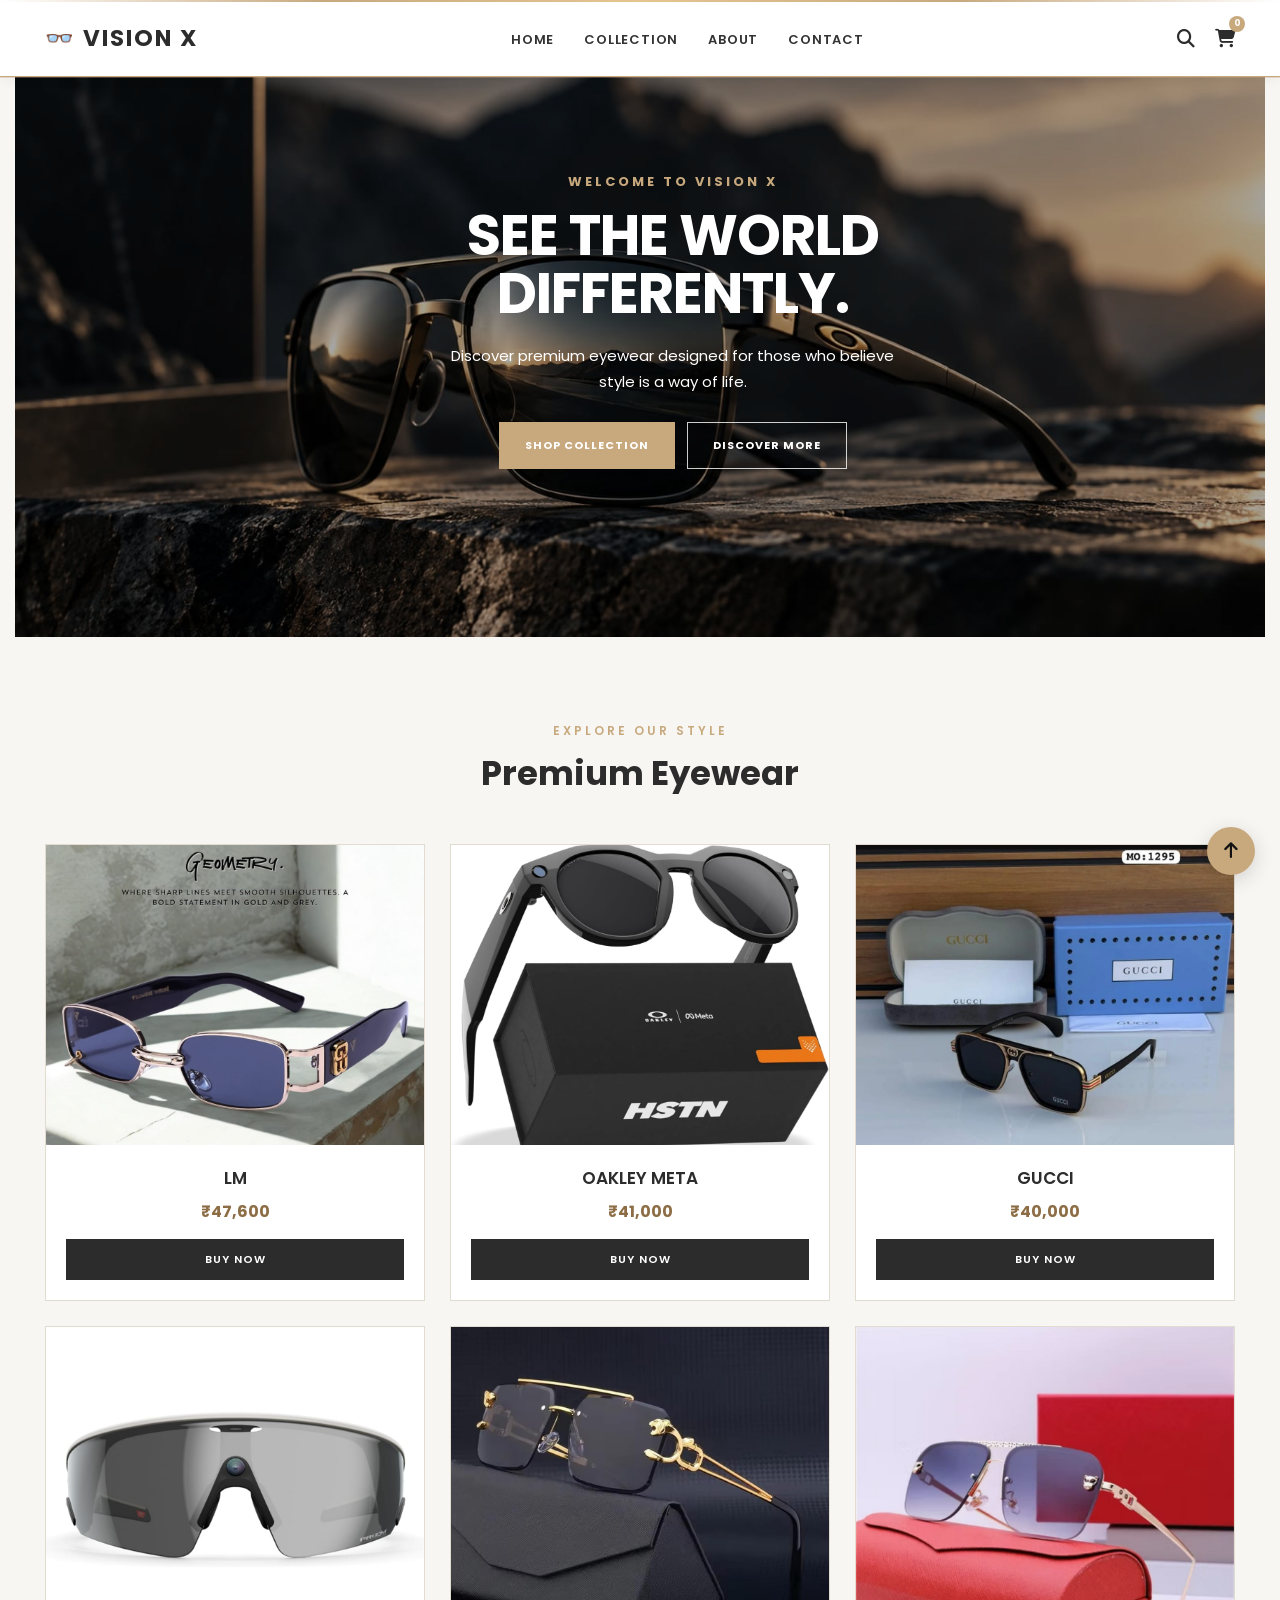
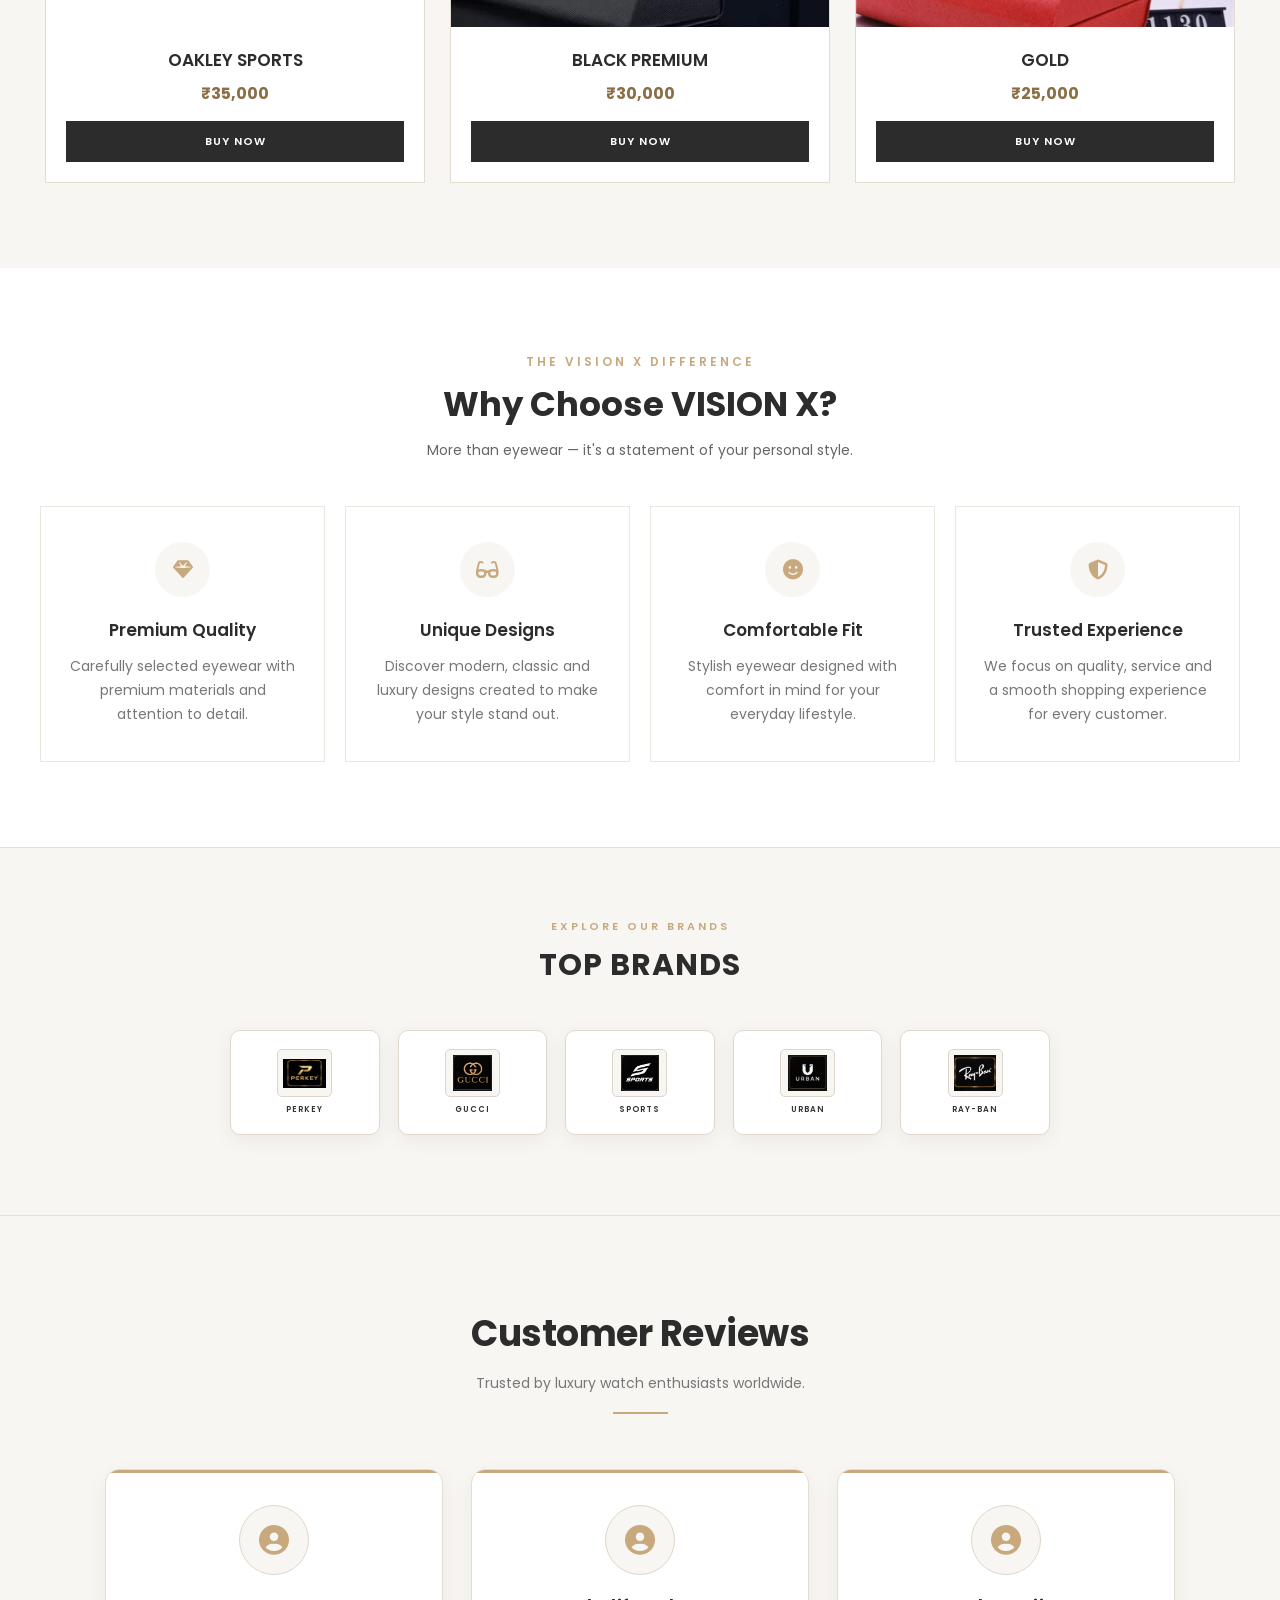
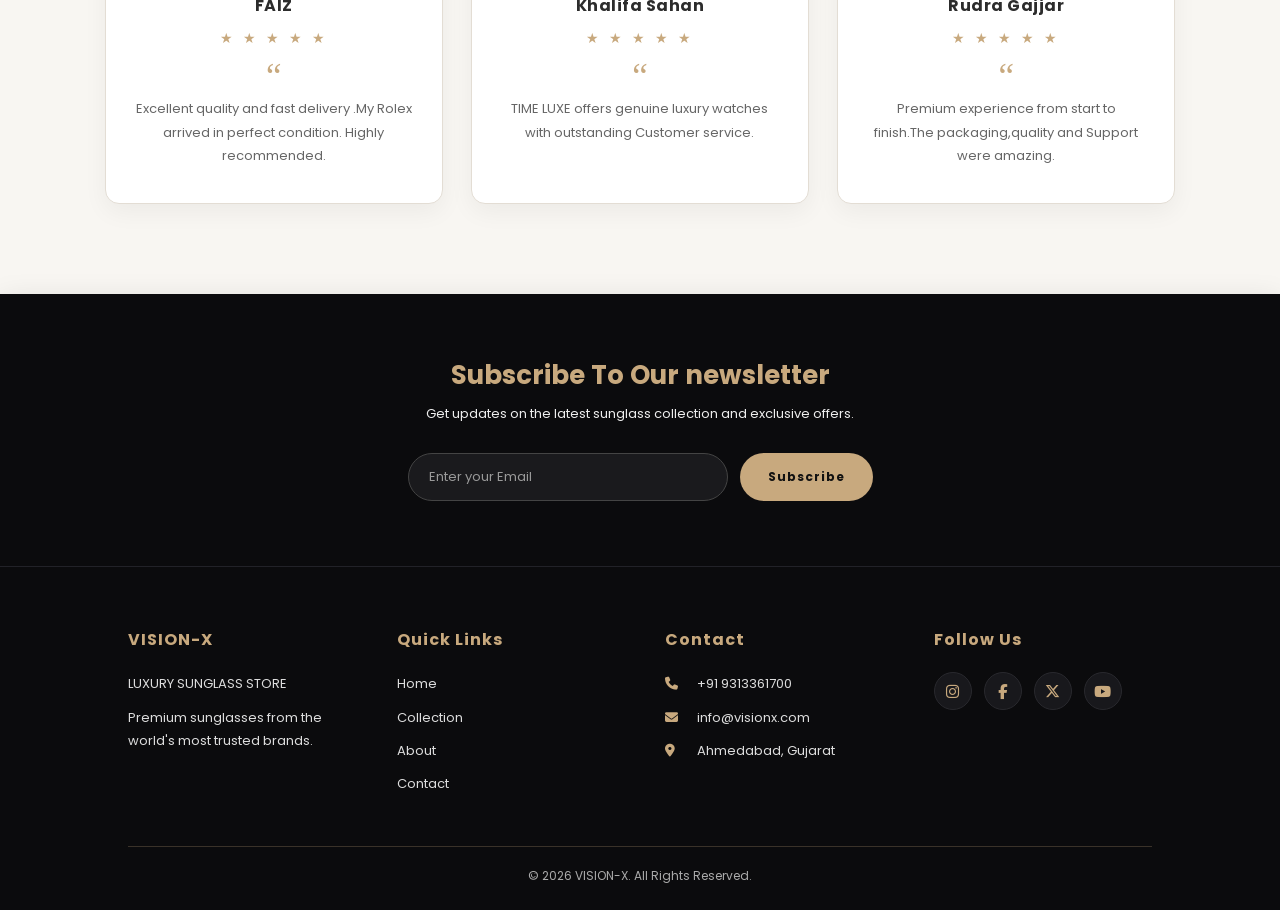
<file: index.html>
<!DOCTYPE html><html lang="en">
<head>
    <meta charset="UTF-8">
    <meta name="viewport" content="width=device-width, initial-scale=1.0"><title>VISION X-primium Goggles Store</title>

<!-- Font Awesome -->
<link rel="stylesheet"
      href="https://cdnjs.cloudflare.com/ajax/libs/font-awesome/6.7.2/css/all.min.css">

<!-- Main CSS -->
<link rel="stylesheet" href="CSS/style.css">

</head><body><!-- ================= NAVBAR ================= -->

<header class="header">

    <nav class="navbar">

        <a href="index.html" class="logo">
            👓 <span>VISION X</span>
        </a>

        <ul class="nav-links">
            <li><a href="index.html">HOME</a></li>
            <li><a href="collection.html">COLLECTION</a></li>
            <li><a href="about.html">ABOUT</a></li>
            <li><a href="contact.html">CONTACT</a></li>
        </ul>

        <div class="nav-icons">

            <a href="collection.html" title="Search">
                <i class="fa-solid fa-magnifying-glass"></i>
            </a>

            <a href="cart.html" title="Cart">
                <i class="fa-solid fa-cart-shopping"></i>
                <span id="cartCount">0</span>
            </a>

        </div>

    </nav>

</header>


<!-- ================= HERO SECTION ================= -->

<section class="hero">

    <div class="hero-content">
        <p class="hero-small">WELCOME TO VISION X</p>

        <h1>SEE THE WORLD DIFFERENTLY.</h1>

        <p class="hero-text">
            Discover premium eyewear designed for those who believe
            style is a way of life.
        </p>
        <br><BR>
        <div class="hero-buttons">
            <a href="collection.html" class="hero-btn primary-btn">
                SHOP COLLECTION
            </a>

            <a href="about.html" class="hero-btn secondary-btn">
                DISCOVER MORE
            </a>
        </div>
    </div>
<section class="contact-fullscreen-image">

    <div class="contact-hero-content"></div> 
</section>

</section>


<!-- ================= FEATURED PRODUCTS ================= -->  
 <!-- ================= PREMIUM EYEWEAR ================= -->

<section class="featured">

    <div class="featured-heading">
        <span>EXPLORE OUR STYLE</span>
        <h2>Premium Eyewear</h2>
    </div>

    <div class="featured-grid">

        <!-- PRODUCT 1 -->
        <div class="featured-card">
            <div class="featured-image">
                <img src="images/LM.JPG.jpeg" alt="LM Premium">
            </div>

            <div class="featured-info">
                <h3>LM</h3>
                <p class="price">₹47,600</p>
                <a href="https://amzn.in/d/09CqTrrH"
                    target="_blank"
                     class="buy-now">
                        BUY NOW
                </a>
            </div>
        </div>


        <!-- PRODUCT 2 -->
        <div class="featured-card">
            <div class="featured-image">
                <img src="images/OAKLEY META .JPG.jpeg" alt="Oakley Meta">
            </div>

            <div class="featured-info">
                <h3>OAKLEY META</h3>
                <p class="price">₹41,000</p>
                <a href="https://amzn.in/d/05Nfa132"
                    target="_blank"
                     class="buy-now">
                        BUY NOW
                </a>
            </div>
        </div>


        <!-- PRODUCT 3 -->
        <div class="featured-card">
            <div class="featured-image">
                <img src="images/GUCCI.JPG.jpeg" alt="Gucci Premium"> 
            </div>

            <div class="featured-info">
                <h3>GUCCI</h3>
                <p class="price">₹40,000</p>
                <a href="https://amzn.in/d/0cgFdjF0"
                    target="_blank"
                     class="buy-now">
                        BUY NOW
                </a>
            </div>
        </div>


        <!-- PRODUCT 4 -->
         <div class="featured-card">
            <div class="featured-image">
                <img src="images/SPORTS.JPG.jpeg" alt="OAKLEY SPORTS">
            </div>

            <div class="featured-info">
                <h3>OAKLEY SPORTS</h3>
                <p class="price">₹35,000</p>
                <a href="https://amzn.in/d/08CTu1C1"
                    target="_blank"
                     class="buy-now">
                        BUY NOW
                </a>
            </div>
        </div>
        


        <!-- PRODUCT 5 -->
        <div class="featured-card">
            <div class="featured-image">
                <img src="images/BLACK PRIMIUM.JPG.jpeg" alt="Black Premium">
            </div>

            <div class="featured-info">
                <h3>BLACK PREMIUM</h3>
                <p class="price">₹30,000</p>
                 <a href="https://amzn.in/d/0aWIpWnI"
                    target="_blank"
                     class="buy-now">
                        BUY NOW
                </a>

            </div>
        </div>
        


        <!-- PRODUCT 6 -->
        <div class="featured-card">
            <div class="featured-image">
                <img src="images/GOLD(!) .JPG.jpeg" alt="Premium">
            </div>

            <div class="featured-info">
                <h3>GOLD </h3>
                <p class="price">₹25,000</p>
                <a href="https://share.google/CiAFMgaojNAAH7rSc"
                    target="_blank"
                     class="buy-now">
                        BUY NOW
                </a>
            </div>
        </div>

    </div>

</section>
<!-- =========================================================
     WHY CHOOSE VISION X
     ========================================================= --><section class="why-vision"><div class="section-heading">
    <span>THE VISION X DIFFERENCE</span>
    <h2>Why Choose VISION X?</h2>
    <p>More than eyewear — it's a statement of your personal style.</p>
</div>


<div class="why-grid">

    <!-- BOX 1 -->
    <div class="why-card">
        <div class="why-icon">
            <i class="fa-solid fa-gem"></i>
        </div>

        <h3>Premium Quality</h3>

        <p>
            Carefully selected eyewear with premium materials
            and attention to detail.
        </p>
    </div>


    <!-- BOX 2 -->
    <div class="why-card">
        <div class="why-icon">
            <i class="fa-solid fa-glasses"></i>
        </div>

        <h3>Unique Designs</h3>

        <p>
            Discover modern, classic and luxury designs
            created to make your style stand out.
        </p>
    </div>


    <!-- BOX 3 -->
    <div class="why-card">
        <div class="why-icon">
            <i class="fa-solid fa-face-smile"></i>
        </div>

        <h3>Comfortable Fit</h3>

        <p>
            Stylish eyewear designed with comfort in mind
            for your everyday lifestyle.
        </p>
    </div>


    <!-- BOX 4 -->
    <div class="why-card">
        <div class="why-icon">
            <i class="fa-solid fa-shield-halved"></i>
        </div>

        <h3>Trusted Experience</h3>

        <p>
            We focus on quality, service and a smooth
            shopping experience for every customer.
        </p>
    </div>

</div>

</section>
<!-- =========================================================
     TOP BRANDS
     ========================================================= -->

<section class="top-brands">

    <div class="top-brands-heading">
        <span>EXPLORE OUR BRANDS</span>
        <h2>TOP BRANDS</h2>
    </div>

    <div class="brands-container">

        <!-- BRAND 1 -->
        <a href="collection.html" class="brand-card">
            <div class="brand-logo">
                <img src="images/PERKEY.JPG.jpeg" alt="PERKEY">
            </div>
            <h3>PERKEY</h3>
        </a>


        <!-- BRAND 2 -->
        <a href="collection.html" class="brand-card">
            <div class="brand-logo">
                <img src="images/GUCCI LOGO.JPG.jpeg" alt="GUCCI">
            </div>
            <h3>GUCCI</h3>
        </a>


        <!-- BRAND 3 -->
        <a href="collection.html" class="brand-card">
            <div class="brand-logo">
                <img src="images/SPORTS LOGO.JPG.jpeg" alt="SPORTS">
            </div>
            <h3>SPORTS</h3>
        </a>


        <!-- BRAND 4 -->
        <a href="collection.html" class="brand-card">
            <div class="brand-logo">
                <img src="images/URBAN.JPG.jpeg" alt="URBAN">
            </div>
            <h3>URBAN</h3>
        </a>


        <!-- BRAND 5 -->
        <a href="collection.html" class="brand-card">
            <div class="brand-logo">
                <img src="images/RAY-BAN.JPG.jpeg" alt="RAY-BAN">
            </div>
            <h3>RAY-BAN</h3>
        </a>

    </div>

</section>
<!-- ================= CUSTOMER REVIEWS ================= -->
<section class="reviews">
    <div class="section-title">
        <h2>Customer Reviews</h2>
        <P>Trusted by luxury watch enthusiasts worldwide.</P>
    </div>
    <div class="review-container">

        <div class="review-card">
            <i class="fa-solid fa-user-circle review-icon"></i>
            <h3>FAIZ </h3>
                <div class="rating">&#9733; &#9733; &#9733; &#9733; &#9733;</div>
            <P>Excellent quality and fast delivery .My Rolex arrived in perfect condition. Highly recommended.</P>
        </div>

        <div class="review-card">
            <i class="fa-solid fa-user-circle review-icon"></i>
            <h3>Khalifa Sahan</h3>
            <div class="rating">&#9733; &#9733; &#9733; &#9733; &#9733;</div>
            <P>TIME LUXE offers genuine luxury watches with outstanding Customer service.</P>
        </div>

        <div class="review-card">
            <i class="fa-solid fa-user-circle review-icon"></i>
            <h3>Rudra Gajjar</h3>
                <div class="rating">&#9733; &#9733; &#9733; &#9733; &#9733;</div>
            <P>Premium experience from start to finish.The packaging,quality and Support were amazing.</P>
        </div>
    </div>
</section>

    <!-- ================= NEWSLETTER ================= -->
<section class="newsletter">
    <h2>Subscribe To Our newsletter</h2>
    <P>Get updates on the latest sunglass collection and exclusive offers.</P>
    <form id="newsletterForm">
        <input
        type="email"
        id="newsletterEmail"
        placeholder="Enter your Email" required>
        <button type="submit">Subscribe</button>
    </form>
</section>
<!-- ================= FOOTER ================= -->
 <footer class="footer">

    <div class="footer-content">

        <div class="footer-box">
            <h3>VISION-X</h3>
            <p>LUXURY SUNGLASS STORE</p>
            <p>Premium sunglasses from the world's most trusted brands.</p>
        </div>

        <div class="footer-box">
            <h3>Quick Links</h3>
            <ul>
                <li><a href="index.html">Home</a></li>
                <li><a href="collection.html">Collection</a></li>
                <li><a href="about.html">About</a></li>
                <li><a href="contact.html">Contact</a></li>
            </ul>
        </div>

        <div class="footer-box">
            <h3>Contact</h3>
            <p><i class="fa-solid fa-phone"></i> +91 9313361700</p>
            <p><i class="fa-solid fa-envelope"></i> info@visionx.com</p>
            <p><i class="fa-solid fa-location-dot"></i> Ahmedabad, Gujarat</p>
        </div>

        <div class="footer-box">
            <h3>Follow Us</h3>
            <div class="social-icons">
                <a href="https://www.instagram.com/x__mr__sahan__x?stkn=Njk5eW9rYjBpM20=" target="_blank"> <i class="fa-brands fa-instagram"></i></a>
                </a>
                <a href="#"><i class="fa-brands fa-facebook-f"></i></a>
                <a href="#"><i class="fa-brands fa-x-twitter"></i></a>
                <a href="#"><i class="fa-brands fa-youtube"></i></a>
            </div>
        </div>

    </div>

    <p class="copyright">
        © 2026 VISION-X. All Rights Reserved.
    </p>

</footer>
<a href="#" class="back-top">
        <i class="fa-solid fa-arrow-up"></i>
    </a>
<script src="JAVA/script.js"></script>
</body>
</html>
</file>
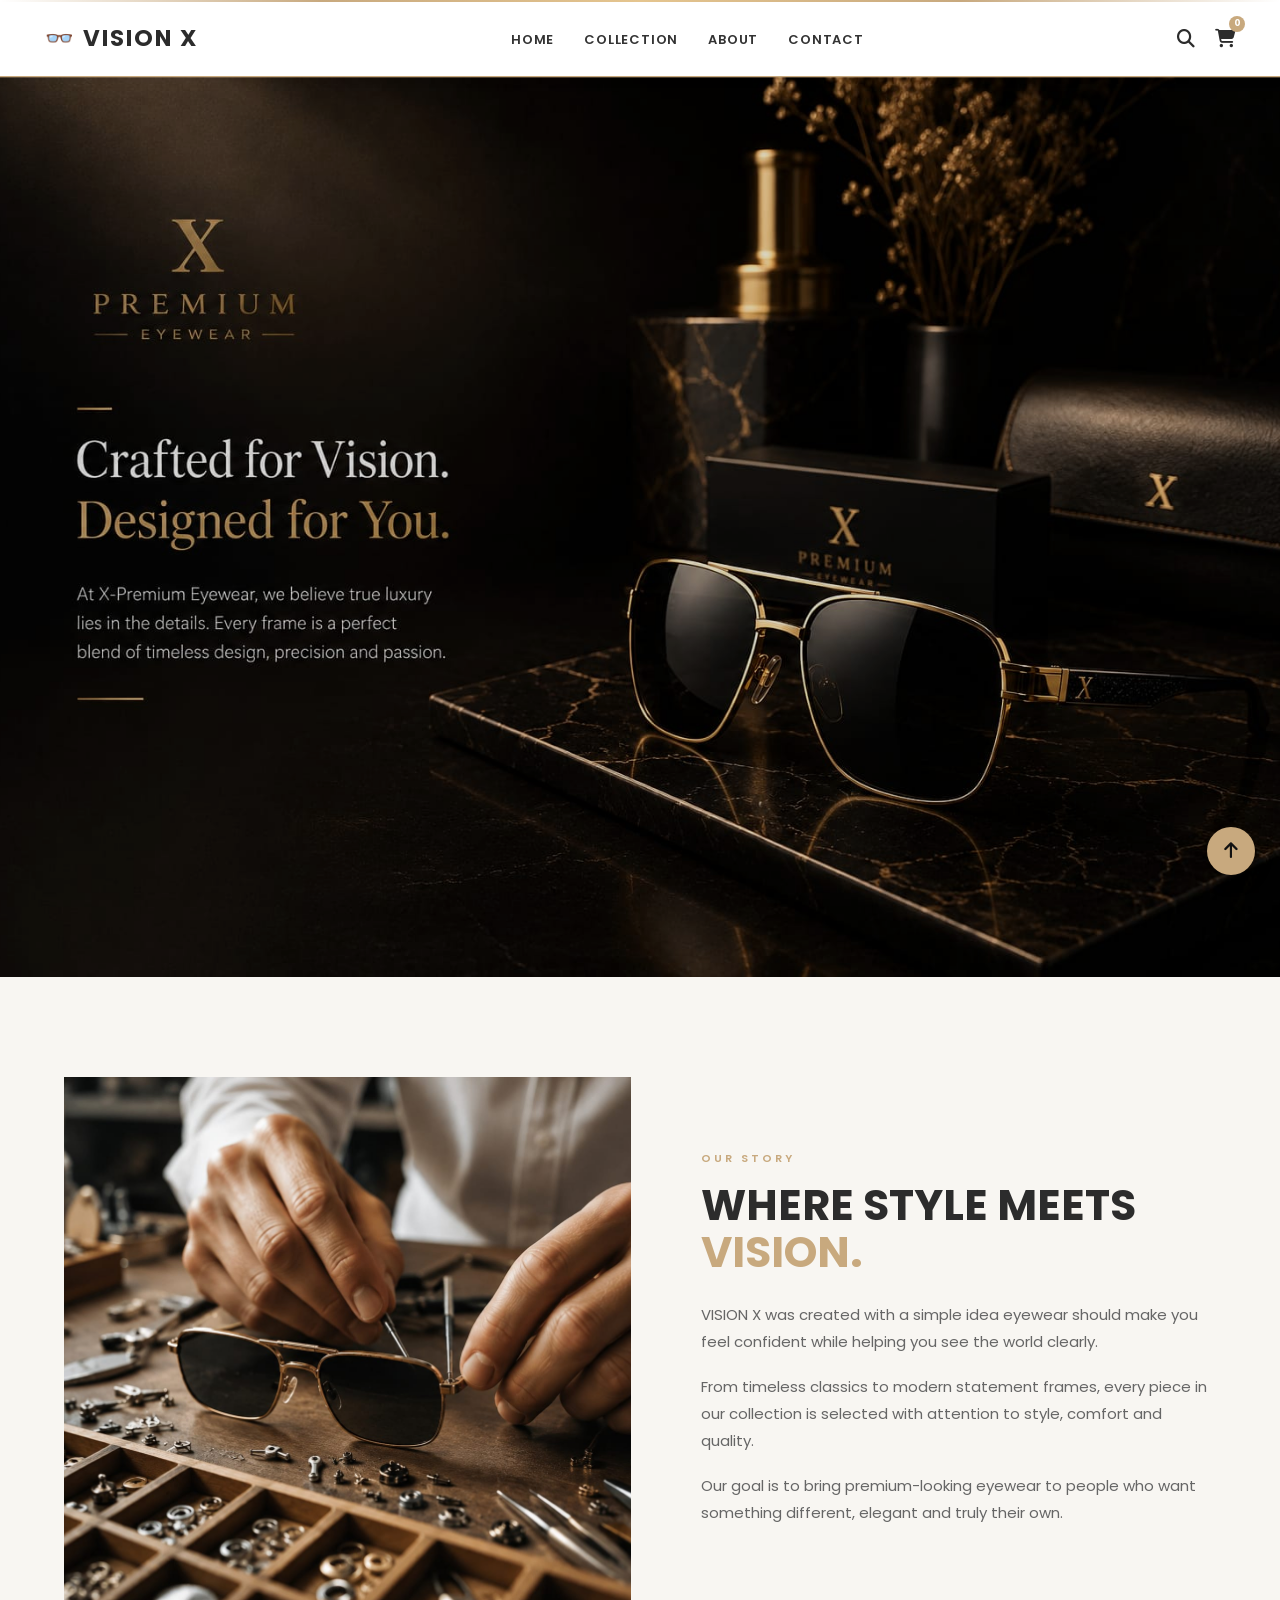
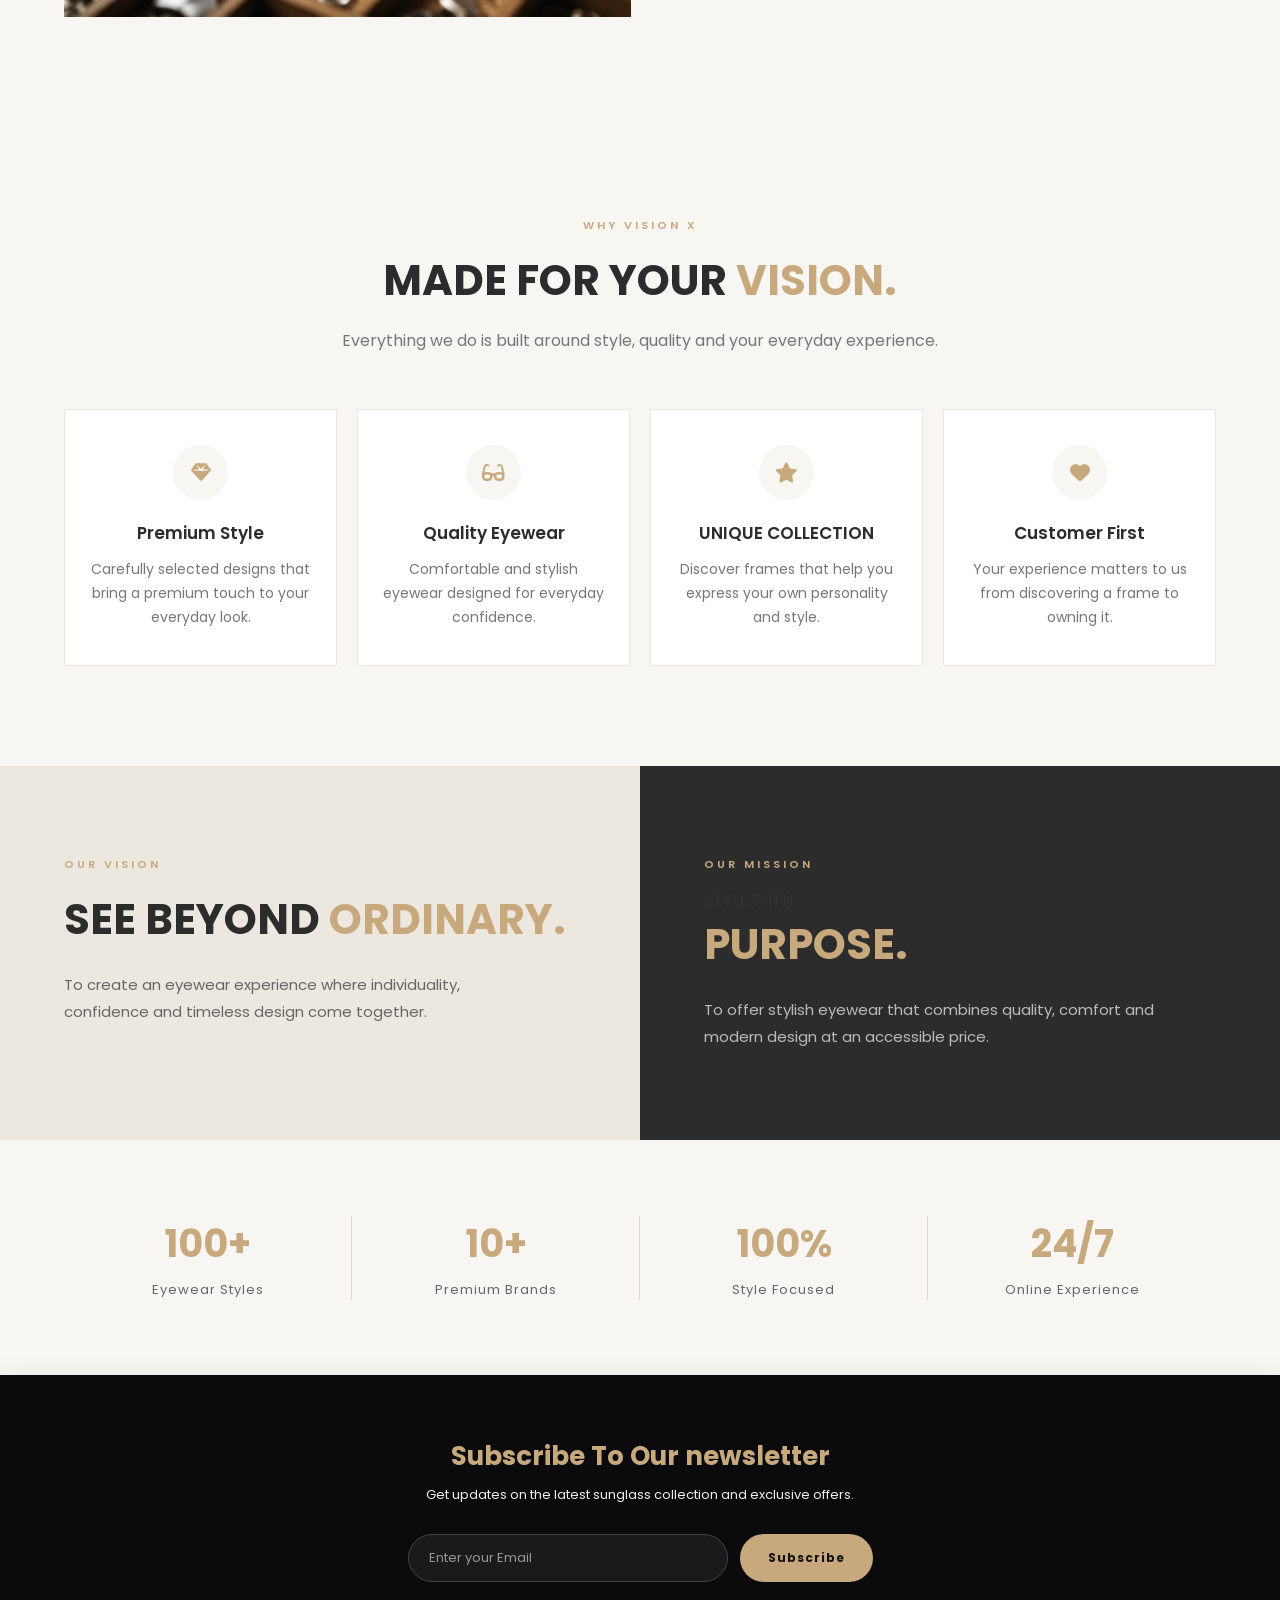
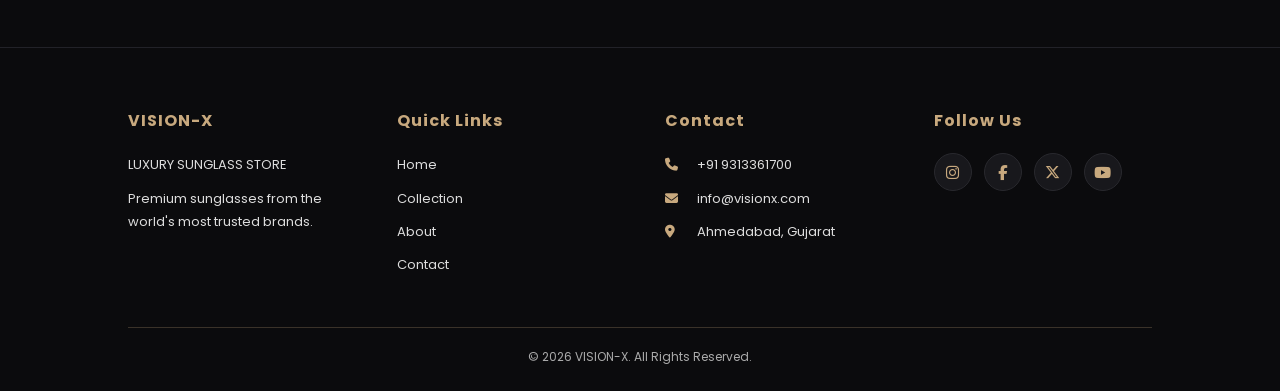
<file: about.html>
<!DOCTYPE html><html lang="en">
<head>
    <meta charset="UTF-8">
    <meta name="viewport" content="width=device-width, initial-scale=1.0"><title>VISION X-primium Goggles Store</title>

<!-- Font Awesome -->
<link rel="stylesheet"
      href="https://cdnjs.cloudflare.com/ajax/libs/font-awesome/6.7.2/css/all.min.css">

<!-- Main CSS -->
<link rel="stylesheet" href="CSS/style.css">

</head><body><!-- ================= NAVBAR ================= -->

<header class="header">

    <nav class="navbar">

        <a href="index.html" class="logo">
            👓 <span>VISION X</span>
        </a>

        <ul class="nav-links">
            <li><a href="index.html">HOME</a></li>
            <li><a href="collection.html">COLLECTION</a></li>
            <li><a href="about.html">ABOUT</a></li>
            <li><a href="contact.html">CONTACT</a></li>
        </ul>

        <div class="nav-icons">

            <a href="collection.html" title="Search">
                <i class="fa-solid fa-magnifying-glass"></i>
            </a>

            <a href="cart.html" title="Cart">
                <i class="fa-solid fa-cart-shopping"></i>
                <span id="cartCount">0</span>
            </a>

        </div>

    </nav>

</header>


<section class="about-hero">

</section>
<section class="about-story">

<div class="story-image">

<img src="images/about.jpg.jpeg" alt="VISION X Story">

</div>

<div class="story-content">

<p class="section-label"> OUR STORY

</p>

<h2>

WHERE STYLE MEETS <span>VISION.</span>

</h2>

<p>

VISION X was created with a simple idea eyewear should make you feel confident while helping you see the world clearly.

</p>

<p>

From timeless classics to modern statement frames, every piece in our collection is selected with attention to style, comfort and quality.

</p>

<p>

Our goal is to bring premium-looking eyewear to people who want something different,

elegant and truly their own.

</p>

</div>

</section>
<section class="about-why">

<div class="why-heading">

<p class="section-label"> WHY VISION X

</p>

<h2>

MADE FOR YOUR <span>VISION.</span>

</h2>

<p>

Everything we do is built around style, quality and your everyday experience.

</p>

</div>

<div class="why-grid">

<div class="why-card">

<div class="why-icon"> <i class="fa-solid fa-gem"></i> </div>

<h3>Premium Style</h3>

<p>

Carefully selected designs that bring a premium touch to your everyday look.

</p>

</div>

<div class="why-card">

<div class="why-icon"> <i class="fa-solid fa-glasses"></i> </div>

<h3>Quality Eyewear</h3>

<p>

Comfortable and stylish eyewear designed 
for everyday confidence.
</p>
</div>

<div class="why-card">
    <div class="why-icon">
        <i class="fa-solid fa-star"></i>
    </div>

    <h3>UNIQUE COLLECTION</h3>
    <P>
        Discover frames that help you express
        your own personality and style.
    </P>
</div>

<div class="why-card">

<div class="why-icon"> <i class="fa-solid fa-heart"></i> </div>

<h3>Customer First</h3>

<p>

Your experience matters to us from discovering a frame to owning it.

</p>

</div>

</div>

</section>

<!---  VISION & MISSION-->

<section class="vision-mission">

<div class="vm-card">

<p class="section-label"> OUR VISION

</p>

<h2>

SEE BEYOND

<span>ORDINARY.</span>

</h2>

<p>

To create an eyewear experience where individuality, confidence and timeless design come together.

</p>

</div>
<div class="vm-card dark">

<p class="section-label"> OUR MISSION

</p>

STYLE WITH

<h2>

<span>PURPOSE.</span> </h2>

<p>

To offer stylish eyewear that combines quality, comfort and modern design at an accessible price.

</p>

</div>

</section>

<!-- ================= STATS ================= -->

<section class="about-stats">

<div class="stat">

<h2>100+</h2>

<p>Eyewear Styles</p>

</div>

<div class="stat">

<h2>10+</h2>

<p>Premium Brands</p>

</div>
<div class="stat">

<h2>100%</h2>

<p>Style Focused</p>

</div>

<div class="stat">

<h2>24/7</h2>

<p>Online Experience</p>

</div>

</section>

    <!-- ================= NEWSLETTER ================= -->
<section class="newsletter">
    <h2>Subscribe To Our newsletter</h2>
    <P>Get updates on the latest sunglass collection and exclusive offers.</P>
    <form id="newsletterForm">
        <input
        type="email"
        id="newsletterEmail"
        placeholder="Enter your Email" required>
        <button type="submit">Subscribe</button>
    </form>
</section>
<!-- ================= FOOTER ================= -->
 <footer class="footer">

    <div class="footer-content">

        <div class="footer-box">
            <h3>VISION-X</h3>
            <p>LUXURY SUNGLASS STORE</p>
            <p>Premium sunglasses from the world's most trusted brands.</p>
        </div>

        <div class="footer-box">
            <h3>Quick Links</h3>
            <ul>
                <li><a href="index.html">Home</a></li>
                <li><a href="collection.html">Collection</a></li>
                <li><a href="about.html">About</a></li>
                <li><a href="contact.html">Contact</a></li>
            </ul>
        </div>

        <div class="footer-box">
            <h3>Contact</h3>
            <p><i class="fa-solid fa-phone"></i> +91 9313361700</p>
            <p><i class="fa-solid fa-envelope"></i> info@visionx.com</p>
            <p><i class="fa-solid fa-location-dot"></i> Ahmedabad, Gujarat</p>
        </div>

        <div class="footer-box">
            <h3>Follow Us</h3>
            <div class="social-icons">
                <a href="https://www.instagram.com/x__mr__sahan__x?stkn=Njk5eW9rYjBpM20=" target="_blank"> <i class="fa-brands fa-instagram"></i></a>
                </a>
                <a href="#"><i class="fa-brands fa-facebook-f"></i></a>
                <a href="#"><i class="fa-brands fa-x-twitter"></i></a>
                <a href="#"><i class="fa-brands fa-youtube"></i></a>
            </div>
        </div>

    </div>

    <p class="copyright">
        © 2026 VISION-X. All Rights Reserved.
    </p>

</footer>
<a href="#" class="back-top">
        <i class="fa-solid fa-arrow-up"></i>
    </a>
    </body>
    </html>
</file>
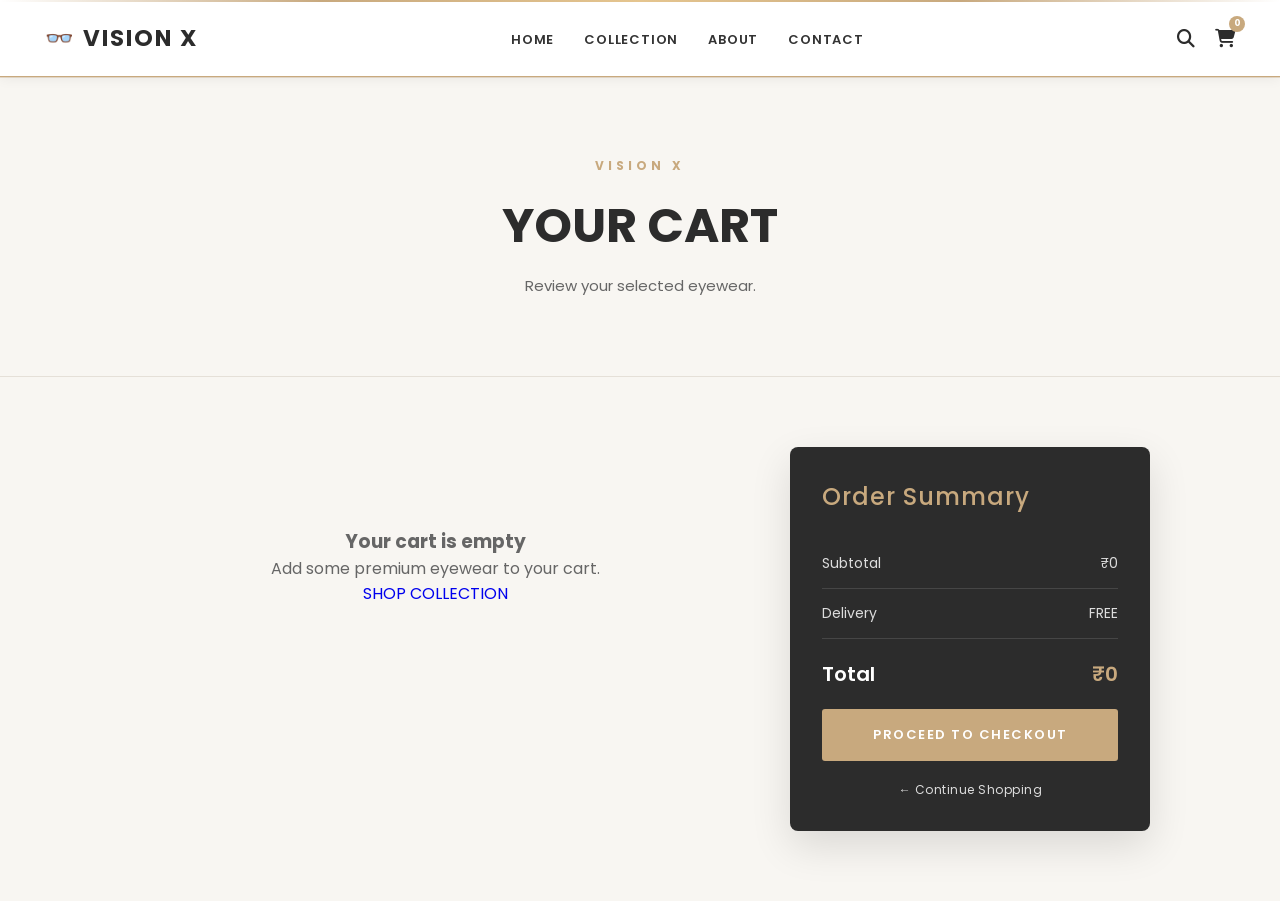
<file: cart.html>
<!DOCTYPE html>
<html lang="en">

<head>
    <meta charset="UTF-8">
    <meta name="viewport" content="width=device-width, initial-scale=1.0">

    <title>Cart | VISION X</title>

    <link rel="stylesheet"
        href="https://cdnjs.cloudflare.com/ajax/libs/font-awesome/6.7.2/css/all.min.css">

    <link rel="stylesheet" href="CSS/style.css">
</head>

<body>

    <!-- NAVBAR -->

    <header class="header">

        <nav class="navbar">

            <a href="index.html" class="logo">
                👓 <span>VISION X</span>
            </a>

            <ul class="nav-links">
                <li><a href="index.html">HOME</a></li>
                <li><a href="collection.html">COLLECTION</a></li>
                <li><a href="about.html">ABOUT</a></li>
                <li><a href="contact.html">CONTACT</a></li>
            </ul>

            <div class="nav-icons">

                <a href="collection.html">
                    <i class="fa-solid fa-magnifying-glass"></i>
                </a>

                <a href="cart.html">
                    <i class="fa-solid fa-cart-shopping"></i>
                    <span id="cartCount">0</span>
                </a>

            </div>

        </nav>

    </header>


    <!-- CART HERO -->

    <section class="cart-hero">

        <p>VISION X</p>

        <h1>YOUR CART</h1>

        <span>Review your selected eyewear.</span>

    </section>


    <!-- CART SECTION -->

    <section class="cart-section">

        <div class="cart-container">

            <!-- PRODUCTS WILL APPEAR HERE -->

            <div class="cart-products" id="cartProducts">
            </div>


            <!-- CART SUMMARY -->

            <div class="cart-summary">

                <h2>Order Summary</h2>

                <div class="summary-row">
                    <span>Subtotal</span>
                    <span id="cartSubtotal">₹0</span>
                </div>

                <div class="summary-row">
                    <span>Delivery</span>
                    <span>FREE</span>
                </div>

                <div class="summary-total">
                    <span>Total</span>
                    <span id="cartTotal">₹0</span>
                </div>

                <button class="checkout-btn">
                    PROCEED TO CHECKOUT
                </button>

                <a href="collection.html" class="continue-shopping">
                    ← Continue Shopping
                </a>

            </div>

        </div>

    </section>

<script>

/* ================= CART PAGE ================= */

let cart = JSON.parse(localStorage.getItem("visionXCart")) || [];

const cartProducts = document.getElementById("cartProducts");
const cartSubtotal = document.getElementById("cartSubtotal");
const cartTotal = document.getElementById("cartTotal");


function displayCart() {

    cartProducts.innerHTML = "";

    let subtotal = 0;

    if (cart.length === 0) {

        cartProducts.innerHTML = `
            <div class="empty-cart">
                <h3>Your cart is empty</h3>
                <p>Add some premium eyewear to your cart.</p>
                <a href="collection.html">SHOP COLLECTION</a>
            </div>
        `;

        cartSubtotal.textContent = "₹0";
        cartTotal.textContent = "₹0";

        return;
    }


    cart.forEach((product, index) => {

        /* Fix price */
        let price = Number(
            String(product.price || 0)
            .replace(/[₹,]/g, "")
        );

        let quantity = Number(product.quantity) || 1;

        subtotal += price * quantity;


        /* Fix image */
        let image =
            product.image ||
            product.imageUrl ||
            product.img ||
            "";


        cartProducts.innerHTML += `

            <div class="cart-item">

                <div class="cart-item-image">

                    <img
                        src="${image}"
                        alt="${product.name || "Eyewear"}"
                    >

                </div>


                <div class="cart-item-info">

                    <h3>
                        ${product.name || "VISION X PREMIUM"}
                    </h3>

                    <p class="cart-item-price">
                        ₹${price.toLocaleString("en-IN")}
                    </p>


                    <div class="cart-quantity">

                        <button onclick="decreaseQuantity(${index})">
                            −
                        </button>

                        <span>
                            ${quantity}
                        </span>

                        <button onclick="increaseQuantity(${index})">
                            +
                        </button>

                    </div>


                    <button
                        class="remove-btn"
                        onclick="removeItem(${index})"
                    >
                        REMOVE
                    </button>

                </div>

            </div>

        `;
    });


    /* Show total */

    cartSubtotal.textContent =
        "₹" + subtotal.toLocaleString("en-IN");

    cartTotal.textContent =
        "₹" + subtotal.toLocaleString("en-IN");
}


/* ================= INCREASE ================= */

function increaseQuantity(index) {

    cart[index].quantity =
        (Number(cart[index].quantity) || 1) + 1;

    localStorage.setItem(
        "visionXCart",
        JSON.stringify(cart)
    );

    displayCart();
}


/* ================= DECREASE ================= */

function decreaseQuantity(index) {

    let quantity =
        Number(cart[index].quantity) || 1;

    if (quantity > 1) {

        cart[index].quantity = quantity - 1;

    } else {

        cart.splice(index, 1);

    }

    localStorage.setItem(
        "visionXCart",
        JSON.stringify(cart)
    );

    displayCart();
}


/* ================= REMOVE ================= */

function removeItem(index) {

    cart.splice(index, 1);

    localStorage.setItem(
        "visionXCart",
        JSON.stringify(cart)
    );

    displayCart();
}


/* ================= LOAD CART ================= */

displayCart();

</script>
</body>
</html>
</file>
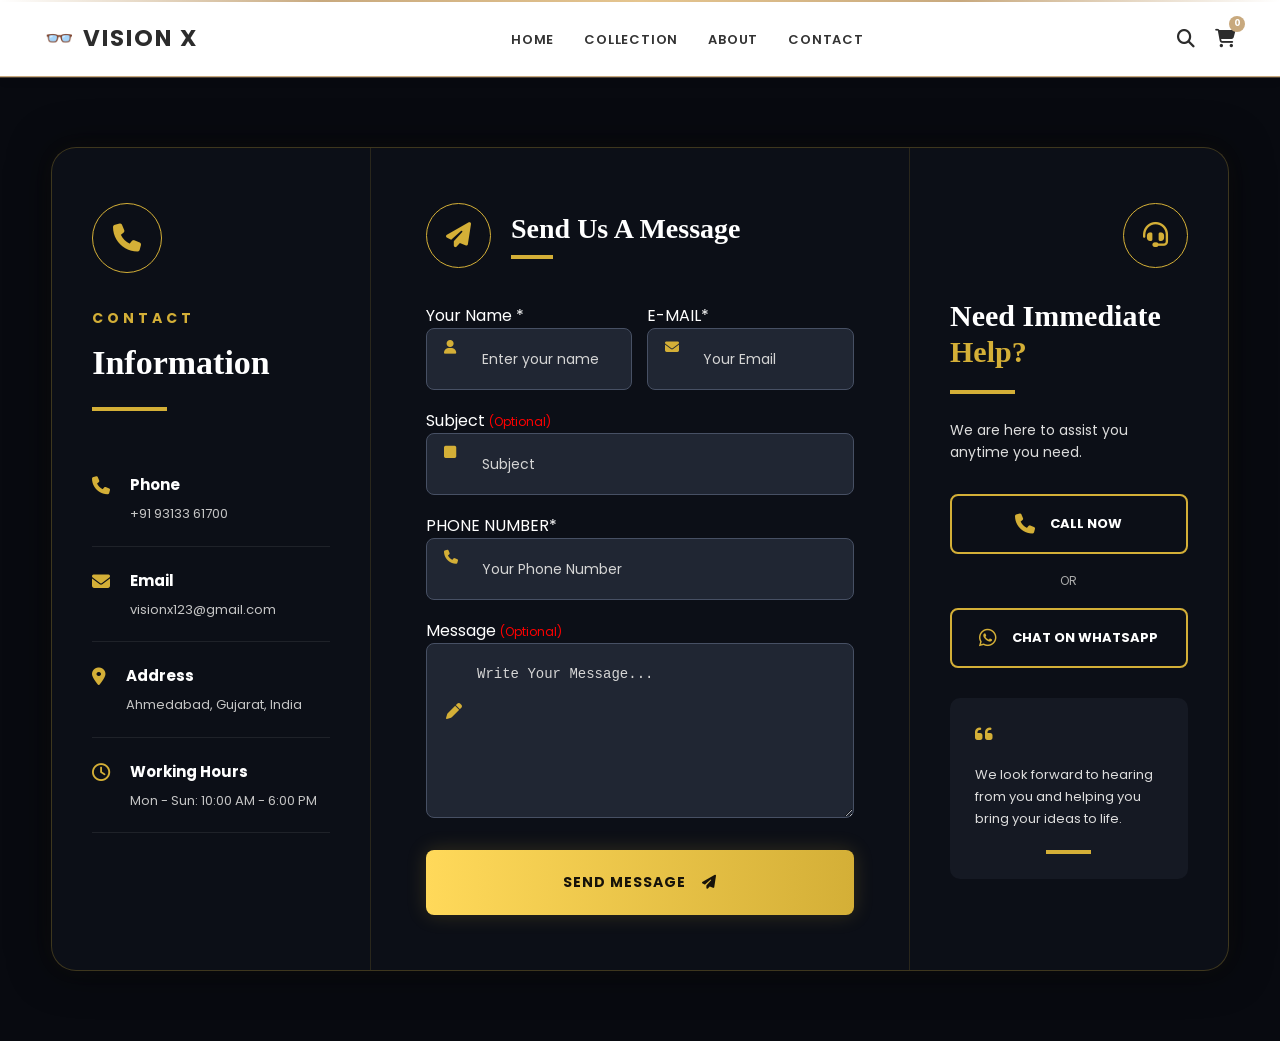
<file: contact.html>
<!DOCTYPE html>
<html lang="en">

<head>
    <meta charset="UTF-8">
    <meta name="viewport" content="width=device-width, initial-scale=1.0">

    <title>Contact | VISION X</title>

    <!-- Font Awesome -->
    <link rel="stylesheet"
        href="https://cdnjs.cloudflare.com/ajax/libs/font-awesome/6.7.2/css/all.min.css">

    <!-- Main CSS -->
    <link rel="stylesheet" href="CSS/style.css">
</head>

<body>

    <!-- ================= NAVBAR ================= -->

    <header class="header">

        <nav class="navbar">

            <a href="index.html" class="logo">
                👓 <span>VISION X</span>
            </a>

            <ul class="nav-links">
                <li><a href="index.html">HOME</a></li>
                <li><a href="collection.html">COLLECTION</a></li>
                <li><a href="about.html">ABOUT</a></li>
                <li><a href="contact.html" class="active">CONTACT</a></li>
            </ul>

            <div class="nav-icons">

                <a href="collection.html" title="Search">
                    <i class="fa-solid fa-magnifying-glass"></i>
                </a>

                <a href="cart.html" title="Cart">
                    <i class="fa-solid fa-cart-shopping"></i>
                    <span id="cartCount">0</span>
                </a>

            </div>

        </nav>

    </header>


    <!-- ================= CONTACT SECTION ================= -->

    <section class="contact-section">

        <div class="contact-container">


            <!-- LEFT INFORMATION -->

            <div class="contact-info">

                <div class="contact-icon">
                    <i class="fa-solid fa-phone"></i>
                </div>

                <p class="contact-label">CONTACT</p>

                <h2>Information</h2>

                <div class="gold-line"></div>


                <div class="info-item">

                    <i class="fa-solid fa-phone"></i>

                    <div>
                        <h4>Phone</h4>
                        <p>+91 93133 61700</p>
                    </div>

                </div>


                <div class="info-item">

                    <i class="fa-solid fa-envelope"></i>

                    <div>
                        <h4>Email</h4>
                        <p>visionx123@gmail.com</p>
                    </div>

                </div>


                <div class="info-item">

                    <i class="fa-solid fa-location-dot"></i>

                    <div>
                        <h4>Address</h4>
                        <p>Ahmedabad, Gujarat, India</p>
                    </div>

                </div>


                <div class="info-item">

                    <i class="fa-regular fa-clock"></i>

                    <div>
                        <h4>Working Hours</h4>
                        <p>Mon - Sun: 10:00 AM - 6:00 PM</p>
                    </div>

                </div>

            </div>


            <!-- CONTACT FORM -->

            <div class="contact-form-box">

                <div class="form-heading">

                    <div class="form-icon">
                        <i class="fa-solid fa-paper-plane"></i>
                    </div>

                    <div>
                        <h2>Send Us A Message</h2>
                        <div class="small-gold-line"></div>
                    </div>

                </div>


                <form id="contactForm">


                    <!-- NAME -->

                    <div class="form-row">

                        <div class="input-box">

                            <i class="fa-solid fa-user"></i>

                            
                            <label for="name">Your Name <span class="required">*</span></label>
                            <input
    type="text"
    id="name"
    name="name"
    placeholder="Enter your name"
    required>
                    
                        </div>

                        <!-- EMAIL -->

                       <div class="input-box">

<i class="fa-solid fa-envelope"></i>
<label for="email">E-MAIL<span class="required">*</span></label>
<input

type="email"

id="email"

name="email"

placeholder="Your Email"

required>

</div>

</div>

<div class="input-box full">

<i class="fa-solid fa-square"></i>
<label>Subject <span class="optional">(Optional)</span></label>
<input

type="text"

id="subject"

name="subject"

placeholder="Subject">

</div>
<!-- PHONE -->

<div class="input-box full">

<i class="fa-solid fa-phone"></i>
<label for="phone">PHONE NUMBER<span class="required">*</span></label>
<input

type="tel"

id="phone"

name="phone"

placeholder="Your Phone Number"

required>

</div>

<!-- MESSAGE -->

<div class="textarea-box">
<label>Message <span class="optional">(Optional)</span></label>
<textarea

id="message"

name="message"

placeholder="Write Your Message..."></textarea>

<i class="fa-solid fa-pen"></i>

</div>

<!-- SUBMIT -->

<button type="submit" class="send-btn">

SEND MESSAGE

<i class="fa-solid fa-paper-plane"></i>

</button>

</form>

</div>

<!-- RIGHT HELP-->
 <div class="contact-help">

<div class="help-icon">

<i class="fa-solid fa-headset"></i>

</div>

<h2>

Need Immediate<br> <span>Help?</span>

</h2>

<div class="help-line"></div>

<p>

We are here to assist you anytime you need.

</p>

<a href="tel:9313361700" class="help-btn">

<i class="fa-solid fa-phone"></i>

CALL NOW

</a>

<div class="or-text">OR</div>

<a href="https://wa.me/9313361700" target="_blank" class="help-btn">

<i class="fa-brands fa-whatsapp"></i>

CHAT ON WHATSAPP

</a>

<div class="quote-box">

<i class="fa-solid fa-quote-left"></i>

<p>

We look forward to hearing from you and helping you bring your ideas to life.

</p>

<div class="quote-line"></div>

</div>
</div>
</div>
</section>

<!--SUCSESS POPUP MESSAGE-->

<div class="success-popup" id="successPopup">

<div class="success-box">

<div class="success-icon"> <i class="fa-solid fa-check"></i>

</div>

<h2>Message Sent Successfully!</h2>

<p>

Thank you for contacting VISION X. We will get back to you soon.

</p>

<button type="button" id="closePopup">

OK </button>

</div>


</div>
<!-- SCRIPT-->
<script src="JAVA/script.js"></script>
</body>
</html>
</file>
<file: CSS/style.css>
/* =========================================================
   VISION X - FINAL MAIN CSS
   Premium Eyewear Store
   ========================================================= */

/* ---------- GOOGLE FONT ---------- */
@import url('https://fonts.googleapis.com/css2?family=Poppins:wght@300;400;500;600;700;800&display=swap');


/* ---------- RESET ---------- */
* {
    margin: 0;
    padding: 0;
    box-sizing: border-box;
}

html {
    scroll-behavior: smooth;
}

body {
    font-family: 'Poppins', Arial, Helvetica, sans-serif;
    background: #f8f6f2;
    color: #333333;
    overflow-x: hidden;
}

a {
    text-decoration: none;
}

button,
input {
    font-family: inherit;
}


/* =========================================================
   NAVBAR
   ========================================================= */

.header {
    width: 100%;
    background: #ffffff;
    border-bottom: 1px solid #e5e0d8;
    position: sticky;
    top: 0;
    z-index: 1000;
}

.navbar {
    width: 100%;
    max-width: 1250px;
    margin: auto;
    min-height: 76px;
    padding: 15px 30px;

    display: flex;
    align-items: center;
    justify-content: space-between;
    gap: 30px;
}


/* LOGO */

.logo {
    display: flex;
    align-items: center;
    gap: 7px;

    color: #2c2c2c;
    font-size: 23px;
    font-weight: 700;
    letter-spacing: 2px;
    white-space: nowrap;
}

.logo span {
    color: #2c2c2c;
}

.logo:hover {
    color: #c8a97e;
}


/* NAV LINKS */

.nav-links {
    list-style: none;

    display: flex;
    align-items: center;
    justify-content: center;
    gap: 30px;
}

.nav-links li a {
    position: relative;

    color: #333333;
    font-size: 13px;
    font-weight: 600;
    letter-spacing: 0.8px;

    transition: 0.3s ease;
}

.nav-links li a::after {
    content: "";

    position: absolute;
    left: 0;
    bottom: -7px;

    width: 0;
    height: 1px;

    background: #c8a97e;

    transition: 0.3s ease;
}

.nav-links li a:hover {
    color: #c8a97e;
}

.nav-links li a:hover::after {
    width: 100%;
}


/* NAV ICONS */

.nav-icons {
    display: flex;
    align-items: center;
    gap: 20px;
}

.nav-icons a {
    position: relative;

    color: #2c2c2c;
    font-size: 18px;

    transition: 0.3s ease;
}

.nav-icons a:hover {
    color: #c8a97e;
}


/* CART NUMBER */

#cartCount {
    position: absolute;

    top: -10px;
    right: -11px;

    min-width: 17px;
    height: 17px;

    padding: 1px 4px;

    display: flex;
    align-items: center;
    justify-content: center;

    background: #c8a97e;
    color: #ffffff;

    border-radius: 50%;

    font-size: 9px;
    font-weight: 700;
}


/* =====================================================
   VISION X - HERO IMAGE + TEXT OVERLAY
   ===================================================== */

/* ================= FULL SCREEN HERO ================= */
/* ================= INDEX HERO - COLLECTION STYLE ================= */

.hero {
    width: 100% !important;
    height: 430px !important;

    margin: 0 !important;
    padding: 0 !important;

    background-image: url("../images/hero.jpg.jpeg") !important;
    background-size: cover !important;
    background-position: center !important;
    background-repeat: no-repeat !important;

    border-radius: 0 !important;

    display: flex !important;
    align-items: center !important;
    position: relative !important;
    overflow: hidden !important;
}

/* Hero text */

.hero-content {
    width: 50% !important;
    padding-left: 8% !important;
    position: relative !important;
    z-index: 2 !important;
}
.hero-before{
    display: none !important;
}


/* DARK GRADIENT
   Text ko image ke upar clearly dikhane ke liye */

.hero-image::after {
    content: "";

    position: absolute;

    inset: 0;

    background:
        linear-gradient(
            90deg,
            rgba(0,0,0,0.72) 0%,
            rgba(0,0,0,0.45) 35%,
            rgba(0,0,0,0.10) 70%,
            rgba(0,0,0,0.05) 100%
        );

    z-index: 1;

    pointer-events: none;
}


/* =====================================================
   TEXT INSIDE IMAGE
   ===================================================== */

.hero-overlay {
    position: absolute;

    z-index: 2;

    top: 70px;
    left: 65px;

    width: 48%;

    color: white;
}


/* SMALL TEXT */

.hero-small {
    margin: 0 0 16px;

    color: #c8a97e;

    font-size: 12px;

    font-weight: 700;

    letter-spacing: 3px;
}


/* MAIN HEADING */

.hero-overlay h1 {
    margin: 0 0 20px;

    color: #ffffff;

    font-size: 54px;

    line-height: 1.04;

    font-weight: 700;

    letter-spacing: -1.5px;
}


/* DESCRIPTION */

.hero-overlay .hero-text {
    max-width: 450px;

    margin: 0 0 28px;

    color: rgba(255,255,255,0.88);

    font-size: 15px;

    line-height: 1.7;
}


/* BUTTONS */

.hero-buttons {
    display: flex;

    align-items: center;

    gap: 12px;
}


/* COMMON BUTTON */

.hero-btn {
    display: inline-block;

    padding: 13px 23px;

    text-decoration: none;

    font-size: 11px;

    font-weight: 700;

    letter-spacing: 1px;

    transition: 0.3s ease;
}


/* GOLD BUTTON */

.primary-btn {
    background: #c8a97e;

    color: #ffffff;

    border: 1px solid #c8a97e;
}

.primary-btn:hover {
    background: #ffffff;

    color: #2c2c2c;

    border-color: #ffffff;
}


/* OUTLINE BUTTON */

.secondary-btn {
    background: transparent;

    color: #ffffff;

    border: 1px solid rgba(255,255,255,0.8);
}

.secondary-btn:hover {
    background: #ffffff;

    color: #2c2c2c;

    border-color: #ffffff;
}


/* =====================================================
   TABLET
   ===================================================== */

@media (max-width: 900px) {

    .hero {
        padding: 25px 20px 45px;
    }

   

    .hero-overlay {
        left: 45px;

        top: 65px;

        width: 60%;
    }

    .hero-overlay h1 {
        font-size: 46px;
    }
}


/* =====================================================
   MOBILE
   ===================================================== */

@media (max-width: 600px) {

    .hero {
        padding: 15px 15px 35px;

        min-height: auto;
    }

    .hero-image {
        height: 600px;
    }

    .hero-overlay {
        top: 45px;

        left: 25px;

        width: calc(100% - 50px);
    }

    .hero-overlay h1 {
        font-size: 38px;

        line-height: 1.05;
    }

    .hero-overlay .hero-text {
        font-size: 14px;
    }

    .hero-buttons {
        flex-wrap: wrap;
    }

    .hero-btn {
        padding: 12px 18px;
    }
}

/* =========================================================
   FEATURED / PREMIUM EYEWEAR
   ========================================================= */

.featured {
    width: 100%;
    max-width: 1250px;

    margin: 0 auto;

    padding: 85px 30px;
}


/* HEADING */

.featured-heading {
    text-align: center;

    margin-bottom: 45px;
}

.featured-heading span {
    display: block;

    color: #c8a97e;

    font-size: 12px;
    font-weight: 600;

    letter-spacing: 3px;
}

.featured-heading h2 {
    margin-top: 8px;

    color: #2c2c2c;

    font-size: 34px;
    font-weight: 700;
}


/* PRODUCT GRID */

.featured-grid {
    width: 100%;

    display: grid;

    grid-template-columns: repeat(3, 1fr);

    gap: 25px;
}


/* PRODUCT CARD */

.featured-card {
    width: 100%;

    background: #ffffff;

    border: 1px solid #e2dbd0;

    overflow: hidden;

    transition: all 0.35s ease;
}

.featured-card:hover {
    transform: translateY(-7px);

    box-shadow: 0 15px 35px rgba(0, 0, 0, 0.10);
}


/* PRODUCT IMAGE */

.featured-image {
    width: 100%;
    height: 300px;

    overflow: hidden;

    background: #eeeeee;
}

.featured-image img {
    width: 100%;
    height: 100%;

    display: block;

    object-fit: cover;
    object-position: center;

    transition: transform 0.5s ease;
}

.featured-card:hover .featured-image img {
    transform: scale(1.05);
}


/* PRODUCT INFORMATION */

.featured-info {
    width: 100%;

    padding: 20px;

    text-align: center;
}

.featured-info h3 {
    margin-bottom: 8px;

    color: #2c2c2c;

    font-size: 17px;
    font-weight: 600;
}

.featured-info .price {
    margin-bottom: 15px;

    color: #8c6d45;

    font-size: 16px;
    font-weight: 700;
}


/* BUY NOW BUTTON */

.buy-now {
    width: 100%;

    display: block;

    padding: 12px 15px;

    background: #2c2c2c;

    color: #ffffff;

    border: none;

    font-size: 11px;
    font-weight: 600;

    letter-spacing: 1px;

    cursor: pointer;

    transition: all 0.3s ease;
}

.buy-now:hover {
    background: #c8a97e;

    color: #2c2c2c;
}
/* =========================================================
   CUSTOMER REVIEWS
   ========================================================= */

.reviews {
    width: 100%;
    max-width: 1250px;

    margin: 0 auto;

    padding: 80px 30px;
}


/* SECTION TITLE */

.section-title {
    text-align: center;

    margin-bottom: 50px;
}

.section-title h2 {
    margin-bottom: 12px;

    color: black;

    font-size: 36px;
    font-weight: 700;
}

.section-title p {
    color: #666666;

    font-size: 15px;
}


/* REVIEW GRID */

.review-container {
    display: grid;

    grid-template-columns: repeat(3, 1fr);

    gap: 25px;
}


/* REVIEW CARD */

.review-card {
    padding: 35px 30px;

    background: #ffffff;

    border: 1px solid #e2dbd0;

    text-align: center;

    transition: all 0.35s ease;
}

.review-card:hover {
    transform: translateY(-7px);

    box-shadow: 0 15px 35px rgba(0, 0, 0, 0.09);
}


/* REVIEW ICON */

.review-icon {
    margin-bottom: 18px;

    color: #c8a97e;

    font-size: 55px;
}


/* REVIEW NAME */

.review-card h3 {
    margin-bottom: 10px;

    color: #2c2c2c;

    font-size: 17px;
}


/* RATING */

.review-card .rating {
    margin-bottom: 15px;

    color: #c8a97e;

    font-size: 17px;
    letter-spacing: 2px;
}


/* REVIEW TEXT */

.review-card p {
    color: #666666;

    font-size: 14px;
    line-height: 1.8;
}


/* =========================================================
   NEWSLETTER
   ========================================================= */

.newsletter {
    width: calc(100% - 60px);
    max-width: 1190px;

    margin: 20px auto 0;

    padding: 60px 25px;

    background: #2c2c2c;

    text-align: center;
}


/* NEWSLETTER TITLE */

.newsletter h2 {
    margin-bottom: 12px;

    color: #c8a97e;

    font-size: 30px;
    font-weight: 700;
}


/* NEWSLETTER TEXT */

.newsletter p {
    margin-bottom: 28px;

    color: #dddddd;

    font-size: 14px;
}


/* FORM */

.newsletter form {
    display: flex;

    justify-content: center;
    align-items: center;

    gap: 12px;

    flex-wrap: wrap;
}


/* EMAIL INPUT */

.newsletter form input {
    width: 350px;
    max-width: 100%;

    padding: 14px 20px;

    background: #ffffff;

    color: #333333;

    border: none;

    outline: none;

    font-size: 13px;
}

.newsletter form input::placeholder {
    color: #888888;
}


/* SUBSCRIBE BUTTON */

.newsletter form button {
    padding: 14px 30px;

    background: #c8a97e;

    color: #2c2c2c;

    border: 1px solid #c8a97e;

    font-size: 12px;
    font-weight: 700;

    letter-spacing: 1px;

    cursor: pointer;

    transition: 0.3s ease;
}

.newsletter form button:hover {
    background: #ffffff;

    border-color: #ffffff;
}
/* =========================================================
   FOOTER
   ========================================================= */

.footer {
    width: 100%;

    margin-top: 0;

    padding: 65px 10% 25px;

    background: #222222;

    color: #ffffff;
}


/* FOOTER GRID */

.footer-content {
    max-width: 1250px;

    margin: auto;

    display: grid;

    grid-template-columns: repeat(4, 1fr);

    gap: 40px;
}


/* FOOTER HEADING */

.footer-box h3 {
    margin-bottom: 20px;

    color: #c8a97e;

    font-size: 16px;

    letter-spacing: 1px;
}


/* FOOTER TEXT */

.footer-box p {
    margin-bottom: 10px;

    color: #bbbbbb;

    font-size: 13px;

    line-height: 1.8;
}


/* FOOTER LIST */

.footer-box ul {
    padding: 0;

    list-style: none;
}

.footer-box ul li {
    margin-bottom: 11px;
}

.footer-box ul li a {
    color: #bbbbbb;

    font-size: 13px;

    transition: 0.3s ease;
}

.footer-box ul li a:hover {
    color: #c8a97e;

    padding-left: 5px;
}


/* CONTACT ICONS */

.footer-box p i {
    width: 22px;

    color: #c8a97e;
}


/* SOCIAL ICONS */

.social-icons {
    display: flex;

    align-items: center;

    gap: 12px;
}

.social-icons a {
    width: 38px;
    height: 38px;

    display: flex;
    align-items: center;
    justify-content: center;

    background: #333333;

    color: #ffffff;

    border-radius: 50%;

    font-size: 15px;

    transition: 0.3s ease;
}

.social-icons a:hover {
    background: #c8a97e;

    color: #222222;

    transform: translateY(-4px);
}


/* COPYRIGHT */

.copyright {
    max-width: 1250px;

    margin: 45px auto 0;

    padding-top: 20px;

    border-top: 1px solid rgba(200, 169, 126, 0.25);

    text-align: center;

    color: #999999;

    font-size: 12px;
}


/* =========================================================
   BACK TO TOP
   ========================================================= */

.back-top {
    position: fixed;

    right: 25px;
    bottom: 25px;

    width: 48px;
    height: 48px;

    display: flex;
    align-items: center;
    justify-content: center;

    background: #c8a97e;

    color: #222222;

    border-radius: 50%;

    font-size: 18px;

    z-index: 999;

    transition: 0.3s ease;

    box-shadow: 0 5px 20px rgba(0, 0, 0, 0.15);
}

.back-top:hover {
    background: #2c2c2c;

    color: #ffffff;

    transform: translateY(-5px);
}


/* =========================================================
   TABLET
   ========================================================= */

@media (max-width: 1000px) {

    .navbar {
        padding: 15px 20px;
    }

    .nav-links {
        gap: 18px;
    }

    .hero {
        gap: 35px;
        padding: 55px 30px;
    }

    .hero-content h1 {
        font-size: 45px;
    }

    .featured-grid {
        grid-template-columns: repeat(2, 1fr);
    }

    .review-container {
        grid-template-columns: repeat(2, 1fr);
    }

    .footer-content {
        grid-template-columns: repeat(2, 1fr);
    }
}


/* =========================================================
   MOBILE
   ========================================================= */

@media (max-width: 768px) {

    /* NAVBAR */

    .navbar {
        min-height: auto;

        padding: 15px 18px;

        flex-wrap: wrap;

        gap: 15px;
    }

    .logo {
        font-size: 19px;
    }

    .nav-links {
        order: 3;

        width: 100%;

        gap: 20px;

        justify-content: center;

        overflow-x: auto;

        padding-bottom: 4px;
    }

    .nav-links li a {
        font-size: 11px;
    }

    .nav-icons {
        gap: 16px;
    }


    
    /* FEATURED */

    .featured {
        padding: 65px 20px;
    }

    .featured-heading {
        margin-bottom: 35px;
    }

    .featured-heading h2 {
        font-size: 28px;
    }

    .featured-grid {
        grid-template-columns: 1fr;

        gap: 22px;
    }

    .featured-image {
        height: 300px;
    }


    /* REVIEWS */

    .reviews {
        padding: 65px 20px;
    }

    .section-title {
        margin-bottom: 35px;
    }

    .section-title h2 {
        font-size: 29px;
    }

    .review-container {
        grid-template-columns: 1fr;

        gap: 20px;
    }


    /* NEWSLETTER */

    .newsletter {
        width: calc(100% - 30px);

        padding: 45px 18px;
    }

    .newsletter h2 {
        font-size: 25px;
    }

    .newsletter p {
        font-size: 13px;
    }

    .newsletter form {
        flex-direction: column;

        width: 100%;
    }

    .newsletter form input {
        width: 100%;
    }

    .newsletter form button {
        width: 100%;
    }


    /* FOOTER */

    .footer {
        padding: 50px 25px 25px;
    }

    .footer-content {
        grid-template-columns: 1fr;

        gap: 35px;
    }


    /* BACK TOP */

    .back-top {
        width: 43px;
        height: 43px;

        right: 18px;
        bottom: 18px;
    }
}


/* =========================================================
   SMALL MOBILE
   ========================================================= */

@media (max-width: 450px) {

    .logo {
        font-size: 17px;
        letter-spacing: 1px;
    }

    .nav-links {
        gap: 14px;
    }

    .hero-content h1 {
        font-size: 34px;
    }

    .hero-image img {
        height: 230px;
    }

    .featured-image {
        height: 260px;
    }

    .featured-info {
        padding: 18px;
    }

    .section-title h2 {
        font-size: 26px;
    }
}
/* =========================================================
SHOP BY CATEGORIES
========================================================= */

.categories-section {
width: 100%;
max-width: 1250px;

margin: 0 auto;

padding: 85px 30px;

}

/* SECTION HEADING */

.section-heading {
text-align: center;

margin-bottom: 45px;

}

.section-heading span {
display: block;

color: #c8a97e;

font-size: 12px;
font-weight: 600;

letter-spacing: 3px;

margin-bottom: 8px;

}

.section-heading h2 {
color: #2c2c2c;

font-size: 34px;
font-weight: 700;

margin-bottom: 10px;

}

.section-heading p {
color: #666666;

font-size: 14px;

}

/* CATEGORY GRID */

.categories-grid {
display: grid;

grid-template-columns: repeat(4, 1fr);

gap: 20px;

}

/* CATEGORY CARD */

.category-card {
position: relative;

height: 420px;

overflow: hidden;

display: block;

background: #222222;

border: 1px solid #e2dbd0;

}

/* IMAGE */

.category-image {
width: 100%;
height: 100%;
}

.category-image img {
width: 100%;
height: 100%;

display: block;

object-fit: cover;

transition: transform 0.6s ease;

}

/* DARK OVERLAY */

.category-card::after {
content: "";

position: absolute;

inset: 0;

background: linear-gradient(
    to top,
    rgba(0, 0, 0, 0.85),
    rgba(0, 0, 0, 0.05)
);

z-index: 1;

}

/* CATEGORY CONTENT */

.category-overlay {
position: absolute;

left: 25px;
right: 20px;
bottom: 25px;

z-index: 2;

color: #ffffff;

}

.category-overlay span {
color: #c8a97e;

font-size: 11px;
font-weight: 600;

letter-spacing: 2px;

}

.category-overlay h3 {
margin: 7px 0;

color: #ffffff;

font-size: 21px;
font-weight: 600;

}

.category-overlay p {
margin-bottom: 15px;

color: #dddddd;

font-size: 12px;

}

.category-overlay b {
color: #c8a97e;

font-size: 10px;

letter-spacing: 1px;

}

/* HOVER */

.category-card:hover .category-image img {
transform: scale(1.08);
}

.category-card:hover .category-overlay b {
color: #ffffff;
}

/* =========================================================
WHY CHOOSE VISION X
========================================================= */

.why-vision {
width: 100%;

background: #ffffff;

padding: 85px 30px;

}

/* WHY GRID */

.why-grid {
width: 100%;
max-width: 1190px;

margin: 0 auto;

display: grid;

grid-template-columns: repeat(4, 1fr);

gap: 22px;

}

/* WHY CARD */

.why-card {
padding: 35px 25px;

text-align: center;

background: #f8f6f2;

border: 1px solid #e2dbd0;

transition: all 0.35s ease;

}

/* ICON */

.why-icon {
width: 65px;
height: 65px;

margin: 0 auto 20px;

display: flex;
align-items: center;
justify-content: center;

background: #2c2c2c;

color: #c8a97e;

border-radius: 50%;

font-size: 24px;

transition: all 0.35s ease;

}

/* TITLE */

.why-card h3 {
margin-bottom: 12px;

color: #2c2c2c;

font-size: 17px;
font-weight: 600;

}

/* TEXT */

.why-card p {
color: #666666;

font-size: 13px;

line-height: 1.8;

}

/* HOVER */

.why-card:hover {
transform: translateY(-7px);

border-color: #c8a97e;

box-shadow: 0 15px 35px rgba(0, 0, 0, 0.08);

}

.why-card:hover .why-icon {
background: #c8a97e;

color: #2c2c2c;

transform: rotateY(180deg);

}

/* =========================================================
TABLET
========================================================= */

@media (max-width: 1000px) {

.categories-grid {
    grid-template-columns: repeat(2, 1fr);
}

.why-grid {
    grid-template-columns: repeat(2, 1fr);
}

}

/* =========================================================
MOBILE
========================================================= */

@media (max-width: 768px) {

.categories-section {
    padding: 65px 20px;
}

.section-heading h2 {
    font-size: 28px;
}

.section-heading p {
    font-size: 13px;
}

.categories-grid {
    grid-template-columns: 1fr;

    gap: 18px;
}

.category-card {
    height: 360px;
}


/* WHY */

.why-vision {
    padding: 65px 20px;
}

.why-grid {
    grid-template-columns: 1fr;

    gap: 18px;
}

.why-card {
    padding: 30px 22px;
}

}
/* ========================================================= SMALL MOBILE ========================================================= */
@media (max-width: 450px) {
.category-card {
    height: 330px;
}

.category-overlay {
    left: 20px;
    bottom: 20px;
}

.category-overlay h3 {
    font-size: 19px;
}
}
/* =========================================================
   VISION X - TOP BRANDS
   ========================================================= */

.top-brands {
    width: 100%;

    background: #0b0b0d;

    padding: 70px 30px 80px;

    overflow: hidden;
}


/* =========================
   HEADING
   ========================= */

.top-brands-heading {
    text-align: center;

    margin-bottom: 42px;
}

.top-brands-heading span {
    display: block;

    margin-bottom: 8px;

    color: #c8a97e;

    font-size: 11px;
    font-weight: 600;

    letter-spacing: 3px;
}

.top-brands-heading h2 {
    margin: 0;

    color: #c8a97e;

    font-size: 30px;
    font-weight: 700;

    letter-spacing: 1px;
}


/* =========================
   BRANDS CONTAINER
   ========================= */

.brands-container {
    width: 100%;
    max-width: 820px;

    margin: 0 auto;

    display: grid;

    grid-template-columns: repeat(5, 1fr);

    gap: 18px;
}


/* =========================
   BRAND CARD
   ========================= */

.brand-card {
    height: 105px;

    padding: 12px;

    display: flex;

    flex-direction: column;

    align-items: center;
    justify-content: center;

    background: linear-gradient(
        145deg,
        #242429,
        #151519
    );

    border: 1px solid #29292f;

    border-radius: 10px;

    text-decoration: none;

    transition: all 0.35s ease;

    box-shadow:
        inset 0 0 15px rgba(255,255,255,0.02),
        0 8px 20px rgba(0,0,0,0.25);
}


/* =========================
   LOGO BOX
   ========================= */

.brand-logo {
    width: 55px;
    height: 48px;

    display: flex;

    align-items: center;
    justify-content: center;

    margin-bottom: 7px;

    background: #111114;

    border: 1px solid #34343a;

    border-radius: 5px;

    overflow: hidden;
}


/* LOGO IMAGE */

.brand-logo img {
    width: 100%;
    height: 100%;

    padding: 5px;

    display: block;

    object-fit: contain;

    transition: all 0.35s ease;
}


/* BRAND NAME */

.brand-card h3 {
    margin: 0;

    color: #dddddd;

    font-size: 8px;
    font-weight: 600;

    letter-spacing: 1px;

    text-align: center;

    transition: 0.3s ease;
}


/* =========================
   HOVER EFFECT
   ========================= */

.brand-card:hover {
    transform: translateY(-8px);

    border-color: #c8a97e;

    box-shadow:
        0 12px 30px rgba(200,169,126,0.15),
        inset 0 0 20px rgba(200,169,126,0.04);
}


.brand-card:hover .brand-logo {
    border-color: #c8a97e;
}


.brand-card:hover .brand-logo img {
    transform: scale(1.08);
}


.brand-card:hover h3 {
    color: #c8a97e;
}


/* =========================================================
   TABLET
   ========================================================= */

@media (max-width: 900px) {

    .brands-container {
        max-width: 650px;

        grid-template-columns: repeat(3, 1fr);
    }

}


/* =========================================================
   MOBILE
   ========================================================= */

@media (max-width: 600px) {

    .top-brands {
        padding: 55px 20px 65px;
    }

    .top-brands-heading {
        margin-bottom: 30px;
    }

    .top-brands-heading h2 {
        font-size: 26px;
    }

    .brands-container {
        grid-template-columns: repeat(2, 1fr);

        gap: 15px;

        max-width: 400px;
    }

    .brand-card {
        height: 110px;
    }

}


/* =========================================================
   SMALL MOBILE
   ========================================================= */

@media (max-width: 380px) {

    .brands-container {
        gap: 10px;
    }

    .brand-card {
        height: 100px;
    }

    .brand-logo {
        width: 52px;
        height: 45px;
    }

}
/* =========================================================
   VISION X - LIGHT THEME FINAL FIX
   REMOVE ALL BLACK SECTIONS
   ========================================================= */

/* TOP BRANDS */
.top-brands {
    background: #f8f6f2 !important;
    color: #333333 !important;
    border-top: 1px solid #e5e0d8;
    border-bottom: 1px solid #e5e0d8;
}

.top-brands-heading h2 {
    color: #2c2c2c !important;
}

.top-brands-heading span {
    color: #c8a97e !important;
}

.brand-card {
    background: #ffffff !important;
    border: 1px solid #e0d8cc !important;
    box-shadow: 0 5px 20px rgba(0,0,0,0.06) !important;
}

.brand-logo {
    background: #f8f6f2 !important;
    border: 1px solid #ddd5c9 !important;
}

.brand-card h3 {
    color: #333333 !important;
}

.brand-card:hover {
    border-color: #c8a97e !important;
    box-shadow: 0 12px 30px rgba(0,0,0,0.10) !important;
}

.brand-card:hover h3 {
    color: #8c6d45 !important;
}


/* =========================================================
   CUSTOMER REVIEWS
   ========================================================= */

.reviews {
    background: #f8f6f2 !important;
    color: #333333 !important;
}

.review-card {
    background: #ffffff !important;
    border: 1px solid #e0d8cc !important;
    border-radius: 14px !important;

    box-shadow: 0 5px 20px rgba(0,0,0,0.05);
}

.review-card:hover {
    box-shadow: 0 12px 30px rgba(0,0,0,0.10) !important;
}

.review-card h3 {
    color: #2c2c2c !important;
}

.review-card .rating {
    color: #c8a97e !important;
}

.review-card p {
    color: #666666 !important;
}

.review-icon {
    color: #c8a97e !important;
}


/* =========================================================
   NEWSLETTER
   ========================================================= */

.newsletter {
    background: #ffffff !important;
    color: #333333 !important;

    border: 1px solid #e0d8cc;
    border-radius: 14px;

    max-width: 1200px;
    margin: 0 auto 60px;
}

.newsletter h2 {
    color: #2c2c2c !important;
}

.newsletter p {
    color: #666666 !important;
}

.newsletter form input {
    background: #f8f6f2 !important;
    color: #333333 !important;

    border: 1px solid #ddd5c9 !important;
}

.newsletter form input::placeholder {
    color: #888888;
}

.newsletter form button {
    background: #c8a97e !important;
    color: #ffffff !important;
}

.newsletter form button:hover {
    background: #2c2c2c !important;
    color: #ffffff !important;
}


/* =========================================================
   FOOTER
   ========================================================= */

.footer {
    background: #ffffff !important;
    color: #333333 !important;

    border-top: 1px solid #e0d8cc;
}

.footer-box h3 {
    color: #2c2c2c !important;
}

.footer-box p,
.footer-box li {
    color: #666666 !important;
}

.footer-box ul li a {
    color: #666666 !important;
    text-decoration: none;
}

.footer-box ul li a:hover {
    color: #c8a97e !important;
}

.social-icons a {
    color: #2c2c2c !important;
}

.social-icons a:hover {
    color: #c8a97e !important;
}

.copyright {
    color: #777777 !important;

    border-top: 1px solid #e5e0d8 !important;
}


/* =========================================================
   BACK TO TOP
   ========================================================= */

.back-top {
    background: #c8a97e !important;
    color: #ffffff !important;
}

.back-top:hover {
    background: #2c2c2c !important;
}
/* =========================================================
   VISION X - NEWSLETTER BLACK & GOLD THEME
   ========================================================= */

.newsletter {
    width: 100%;
    max-width: 1200px;

    margin: 0 auto;

    background: #0b0b0d !important;

    text-align: center;

    border: 1px solid #222228;
    border-radius: 0;

    padding: 60px 25px;

    box-shadow: 0 10px 30px rgba(0,0,0,0.15);
}

.newsletter h2 {
    color: #c8a97e !important;

    font-size: 25px;
    font-weight: 700;

    margin-bottom: 12px;
}

.newsletter p {
    color: #eeeeee !important;

    font-size: 13px;

    margin-bottom: 25px;
}


/* NEWSLETTER FORM */

.newsletter form {
    display: flex;

    justify-content: center;
    align-items: center;

    gap: 10px;

    flex-wrap: wrap;
}

.newsletter form input {
    width: 320px;
    max-width: 100%;

    padding: 14px 18px;

    border: 1px solid #3a3a3f;

    border-radius: 30px;

    outline: none;

    background: #1b1b1f !important;

    color: #ffffff !important;

    font-size: 13px;
}

.newsletter form input::placeholder {
    color: #aaaaaa;
}

.newsletter form input:focus {
    border-color: #c8a97e;
}


/* SUBSCRIBE BUTTON */

.newsletter form button {
    padding: 14px 28px;

    border: none;

    border-radius: 30px;

    background: #c8a97e !important;

    color: #111111 !important;

    font-size: 12px;

    font-weight: 700;

    cursor: pointer;

    transition: 0.3s ease;
}

.newsletter form button:hover {
    background: #ffffff !important;

    color: #111111 !important;

    transform: translateY(-2px);
}


/* =========================================================
   VISION X - FOOTER BLACK & GOLD THEME
   ========================================================= */

.footer {
    width: 100%;

    background: #0b0b0d !important;

    color: #ffffff !important;

    padding: 60px 10% 25px;

    margin-top: 0;

    border-top: 1px solid #222228;
}


/* FOOTER GRID */

.footer-content {
    display: grid;

    grid-template-columns:
        repeat(4, 1fr);

    gap: 50px;

    max-width: 1200px;

    margin: 0 auto;
}


/* FOOTER HEADINGS */

.footer-box h3 {
    color: #c8a97e !important;

    font-size: 16px;

    margin-bottom: 20px;

    font-weight: 700;
}


/* FOOTER TEXT */

.footer-box p,
.footer-box li {
    color: #dddddd !important;

    font-size: 13px;

    line-height: 1.8;

    margin-bottom: 10px;
}


/* FOOTER LIST */

.footer-box ul {
    padding: 0;

    margin: 0;

    list-style: none;
}

.footer-box ul li {
    margin-bottom: 10px;
}


/* FOOTER LINKS */

.footer-box ul li a {
    color: #dddddd !important;

    text-decoration: none;

    transition: 0.3s ease;
}

.footer-box ul li a:hover {
    color: #c8a97e !important;

    padding-left: 5px;
}


/* CONTACT ICONS */

.footer-box p i {
    color: #c8a97e;

    margin-right: 7px;
}


/* =========================================================
   SOCIAL ICONS
   ========================================================= */

.social-icons {
    display: flex;

    align-items: center;

    gap: 12px;
}

.social-icons a {
    width: 38px;
    height: 38px;

    display: flex;

    align-items: center;
    justify-content: center;

    border-radius: 50%;

    background: #18181c;

    border: 1px solid #29292e;

    color: #c8a97e !important;

    text-decoration: none;

    transition: 0.3s ease;
}

.social-icons a:hover {
    background: #c8a97e;

    color: #111111 !important;

    border-color: #c8a97e;

    transform: translateY(-4px);
}
/* =========================================================
   COPYRIGHT
   ========================================================= */

.copyright {
    max-width: 1200px;

    margin: 40px auto 0;

    padding-top: 20px;

    text-align: center;

    color: #aaaaaa !important;

    font-size: 12px;

    border-top: 1px solid rgba(200,169,126,0.25) !important;
}


/* =========================================================
   BACK TO TOP
   ========================================================= */

.back-top {
    background: #c8a97e !important;

    color: #111111 !important;

    border: none;
}

.back-top:hover {
    background: #ffffff !important;

    color: #111111 !important;
}


/* =========================================================
   MOBILE
   ========================================================= */

@media (max-width: 768px) {

    .newsletter {
        padding: 50px 20px;
    }

    .newsletter h2 {
        font-size: 22px;
    }

    .newsletter form {
        flex-direction: column;
    }

    .newsletter form input {
        width: 100%;
    }

    .newsletter form button {
        width: auto;
    }

    .footer {
        padding: 50px 25px 25px;
    }

    .footer-content {
        grid-template-columns: 1fr 1fr;

        gap: 35px 25px;
    }

}


@media (max-width: 500px) {

    .footer-content {
        grid-template-columns: 1fr;

        text-align: center;
    }

    .social-icons {
        justify-content: center;
    }

}
/* =====================================================
   VISION X - FINAL NEWSLETTER
   BLACK & GOLD
   ===================================================== */

.newsletter {
    width: 100% !important;
    max-width: none !important;

    margin: 0 !important;
    padding: 65px 20px !important;

    background: #0b0b0d !important;

    border: none !important;
    border-radius: 0 !important;

    text-align: center !important;

    box-sizing: border-box !important;
}


/* HEADING */

.newsletter h2 {
    margin: 0 0 12px 0 !important;

    color: #c8a97e !important;

    font-size: 26px !important;
    font-weight: 700 !important;

    line-height: 1.3 !important;
}


/* DESCRIPTION */

.newsletter p {
    margin: 0 0 28px 0 !important;

    color: #eeeeee !important;

    font-size: 13px !important;
    line-height: 1.6 !important;
}


/* FORM */

.newsletter form {
    width: 100% !important;

    display: flex !important;

    justify-content: center !important;
    align-items: center !important;

    gap: 12px !important;

    margin: 0 !important;
}


/* EMAIL */

.newsletter form input {
    width: 320px !important;
    height: 48px !important;

    padding: 0 20px !important;

    margin: 0 !important;

    border: 1px solid #444 !important;
    border-radius: 25px !important;

    outline: none !important;

    background: #1a1a1d !important;

    color: #ffffff !important;

    font-size: 13px !important;

    box-sizing: border-box !important;
}

.newsletter form input::placeholder {
    color: #999 !important;
}


/* BUTTON */

.newsletter form button {
    height: 48px !important;

    padding: 0 28px !important;

    margin: 0 !important;

    border: none !important;
    border-radius: 25px !important;

    background: #c8a97e !important;

    color: #111111 !important;

    font-size: 12px !important;
    font-weight: 700 !important;

    cursor: pointer !important;

    transition: 0.3s ease !important;
}

.newsletter form button:hover {
    background: #ffffff !important;

    color: #111111 !important;
}


/* =====================================================
   MOBILE
   ===================================================== */

@media (max-width: 600px) {

    .newsletter {
        padding: 50px 20px !important;
    }

    .newsletter h2 {
        font-size: 22px !important;
    }

    .newsletter form {
        flex-direction: column !important;
    }

    .newsletter form input {
        width: 100% !important;
        max-width: 350px !important;
    }

    .newsletter form button {
        width: auto !important;
    }
}
/* =====================================================
   VISION X - PREMIUM CUSTOMER REVIEWS
   ===================================================== */

.reviews {
    width: 100%;
    background: #f8f6f2 !important;
    padding: 90px 7% !important;
    box-sizing: border-box;
}


/* SECTION TITLE */

.reviews .section-title {
    text-align: center;
    margin-bottom: 55px;
}

.reviews .section-title h2 {
    margin: 0 0 12px;

    color: #2c2c2c !important;

    font-size: 36px !important;
    font-weight: 700;

    letter-spacing: -0.5px;
}

.reviews .section-title p {
    margin: 0;

    color: #777 !important;

    font-size: 14px;
}


/* GOLD LINE UNDER TITLE */

.reviews .section-title::after {
    content: "";

    display: block;

    width: 55px;
    height: 2px;

    background: #c8a97e;

    margin: 18px auto 0;
}


/* REVIEW GRID */

.review-container {
    width: 100%;
    max-width: 1200px;

    margin: 0 auto;

    display: grid;

    grid-template-columns: repeat(3, 1fr);

    gap: 28px;
}


/* REVIEW CARD */

.review-card {
    position: relative;

    background: #ffffff !important;

    border: 1px solid #e3ddd4 !important;

    border-radius: 14px !important;

    padding: 35px 28px !important;

    text-align: center;

    box-shadow: 0 8px 25px rgba(0,0,0,0.05);

    transition: all 0.35s ease;

    overflow: hidden;
}


/* TOP GOLD LINE */

.review-card::before {
    content: "";

    position: absolute;

    top: 0;
    left: 0;

    width: 100%;
    height: 3px;

    background: #c8a97e;
}


/* HOVER */

.review-card:hover {
    transform: translateY(-8px);

    border-color: #c8a97e !important;

    box-shadow: 0 18px 40px rgba(0,0,0,0.10);
}


/* USER ICON */

.review-icon {
    display: flex !important;

    align-items: center;
    justify-content: center;

    width: 70px;
    height: 70px;

    margin: 0 auto 18px;

    font-size: 30px !important;

    color: #c8a97e !important;

    background: #f8f6f2;

    border: 1px solid #e2d5c3;

    border-radius: 50%;
}


/* NAME */

.review-card h3 {
    margin: 0 0 10px;

    color: #2c2c2c !important;

    font-size: 16px;

    font-weight: 700;

    letter-spacing: 0.5px;
}


/* STARS */

.review-card .rating {
    margin-bottom: 18px;

    color: #c8a97e !important;

    font-size: 14px;

    letter-spacing: 3px;
}


/* REVIEW TEXT */

.review-card p {
    margin: 0;

    color: #666666 !important;

    font-size: 13px;

    line-height: 1.8;
}


/* QUOTE STYLE */

.review-card p::before {
    content: "“";

    display: block;

    color: #c8a97e;

    font-size: 35px;

    font-family: Georgia, serif;

    line-height: 20px;

    margin-bottom: 10px;
}


/* =====================================================
   TABLET
   ===================================================== */

@media (max-width: 900px) {

    .review-container {
        grid-template-columns: repeat(2, 1fr);
    }

}


/* =====================================================
   MOBILE
   ===================================================== */

@media (max-width: 600px) {

    .reviews {
        padding: 65px 20px !important;
    }

    .reviews .section-title h2 {
        font-size: 30px !important;
    }

    .review-container {
        grid-template-columns: 1fr;
        gap: 20px;
    }

    .review-card {
        padding: 30px 22px !important;
    }

}
/* =====================================================
   VISION X - HERO FINAL
   TEXT INSIDE IMAGE
   ===================================================== */

.hero {
    position: relative !important;

    width: 100% !important;
    max-width: 1250px !important;

    height: 560px !important;
    min-height: 560px !important;

    margin: 0 auto !important;
    padding: 0 !important;

    display: block !important;

    overflow: hidden !important;

    box-sizing: border-box !important;
}


/* IMAGE FULL HERO */

.hero-image {
    position: absolute !important;

    top: 0 !important;
    left: 0 !important;

    width: 100% !important;
    height: 560px !important;

    display: block !important;

    margin: 0 !important;
    padding: 0 !important;

    z-index: 1 !important;
}


.hero-image img {
    width: 100% !important;
    height: 100% !important;

    max-width: none !important;

    display: block !important;

    object-fit: cover !important;
    object-position: center !important;

    border-radius: 0 !important;

    box-shadow: none !important;
}


/* DARK GRADIENT OVER IMAGE */

.hero-image::after {
    content: "" !important;

    position: absolute !important;

    top: 0 !important;
    left: 0 !important;

    width: 100% !important;
    height: 100% !important;

    background:
        linear-gradient(
            90deg,
            rgba(0,0,0,0.78) 0%,
            rgba(0,0,0,0.55) 35%,
            rgba(0,0,0,0.20) 65%,
            rgba(0,0,0,0.05) 100%
        ) !important;

    z-index: 2 !important;

    pointer-events: none !important;
}


/* =====================================================
   TEXT INSIDE IMAGE
   ===================================================== */

.hero-content {
    position: absolute !important;

    top: 0 !important;
    left: 0 !important;

    width: 45% !important;
    height: 100% !important;

    padding: 95px 0 0 65px !important;

    margin: 0 !important;

    display: block !important;

    z-index: 10 !important;

    box-sizing: border-box !important;

    text-align: center !important;
}


/* SMALL TITLE */

.hero-small {
    margin: 0 0 18px 0 !important;

    color: #c8a97e !important;

    font-size: 13px !important;

    font-weight: 700 !important;

    letter-spacing: 3px !important;
}


/* MAIN TITLE */

.hero-content h1 {
    margin: 0 0 22px 0 !important;

    color: #ffffff !important;

    font-size: 56px !important;

    line-height: 1.04 !important;

    font-weight: 700 !important;

    letter-spacing: -1px !important;
}


/* DESCRIPTION */

.hero-text {
    max-width: 470px !important;

    margin: 0 0 30px 0 !important;

    color: rgba(255,255,255,0.90) !important;

    font-size: 15px !important;

    line-height: 1.7 !important;
    text-align: center !important;
}


/* BUTTONS */

.hero-buttons {
    display: flex !important;

    align-items: center !important;

    gap: 12px !important;

    margin: 0 !important;
}


/* COMMON BUTTON */

.hero-btn {
    display: inline-block !important;

    padding: 14px 25px !important;

    text-decoration: none !important;

    font-size: 11px !important;

    font-weight: 700 !important;

    letter-spacing: 1px !important;

    transition: 0.3s ease !important;
}


/* GOLD BUTTON */

.primary-btn {
    background: #c8a97e !important;

    color: #ffffff !important;

    border: 1px solid #c8a97e !important;
}

.primary-btn:hover {
    background: #ffffff !important;

    color: #2c2c2c !important;
}


/* SECOND BUTTON */

.secondary-btn {
    background: transparent !important;

    color: #ffffff !important;

    border: 1px solid rgba(255,255,255,0.8) !important;
}

.secondary-btn:hover {
    background: #ffffff !important;

    color: #2c2c2c !important;
}


/* =====================================================
   REMOVE OLD BR / EXTRA SPACE
   ===================================================== */

.hero-content br {
    display: none !important;
}


/* =====================================================
   MOBILE
   ===================================================== */

@media (max-width: 768px) {

    .hero {
        height: 620px !important;
        min-height: 620px !important;
    }

    .hero-image {
        height: 620px !important;
    }

    .hero-content {
        width: 90% !important;

        padding: 65px 25px 0 25px !important;
    }

    .hero-content h1 {
        font-size: 40px !important;
    }

    .hero-text {
        font-size: 14px !important;
    }

    .hero-buttons {
        justify-content: center !important;
    }
}
/* =====================================
   HERO TEXT CENTER ON IMAGE
===================================== */

.hero {
    position: relative !important;
    min-height: 520px !important;
    padding: 0 !important;
    display: flex !important;
    align-items: center !important;
    justify-content: center !important;
    overflow: hidden !important;
}

/* IMAGE FULL HERO */
.hero-image {
    position: absolute !important;
    inset: 0 !important;
    width: 100% !important;
    height: 100% !important;
    z-index: 1 !important;
}

.hero-image img {
    width: 100% !important;
    height: 100% !important;
    max-width: none !important;
    object-fit: cover !important;
    object-position: center !important;
}

/* TEXT CENTER */
.hero-content {
    position: relative !important;
    z-index: 3 !important;

    width: 80% !important;
    max-width: 800px !important;

    flex: none !important;
    text-align: center !important;

    margin: 0 auto !important;
}

/* SMALL TEXT */
.hero-small {
    text-align: center !important;
    margin-bottom: 15px !important;
}

/* MAIN HEADING */
.hero-content h1 {
    text-align: center !important;
    color: #ffffff !important;
    margin: 0 auto 20px !important;
}

/* DESCRIPTION */
.hero-text {
    text-align: center !important;
    color: #ffffff !important;
    margin: 0 auto 28px !important;
}

/* BUTTONS */
.hero-buttons {
    display: flex !important;
    justify-content: center !important;
    align-items: center !important;
    gap: 12px !important;
}

/* DARK OVERLAY */
.hero::after {
    content: "";
    position: absolute;
    inset: 0;
    background: rgba(0,0,0,0.35);
    z-index: 2;
    pointer-events: none;
}

/* BUTTONS ABOVE OVERLAY */
.hero-content {
    isolation: isolate;
}

/* MOBILE */
@media (max-width: 768px) {

    .hero {
        min-height: 500px !important;
    }

    .hero-content {
        width: 90% !important;
    }

    .hero-content h1 {
        font-size: 38px !important;
        line-height: 1.1 !important;
    }

    .hero-text {
        font-size: 14px !important;
    }
}
/* =====================================
   PREMIUM HEADER GOLD BORDER
===================================== */

.header {
    position: sticky !important;
    top: 0 !important;
    z-index: 1000 !important;

    background: #ffffff !important;

    border-bottom: 1px solid #C8A97E !important;

    box-shadow:
        0 2px 12px rgba(0, 0, 0, 0.06),
        0 1px 0 rgba(200, 169, 126, 0.35) !important;
}

/* Premium gold line at top */
.header::before {
    content: "";
    position: absolute;
    top: 0;
    left: 0;
    width: 100%;
    height: 2px;

    background: linear-gradient(
        90deg,
        transparent,
        #C8A97E,
        #E5C58F,
        #C8A97E,
        transparent
    );
}

/* Navbar */
.navbar {
    position: relative !important;
}

/* Logo */
.logo span {
    color: #2C2C2C !important;
}

/* Navigation hover */
.nav-links li a {
    transition: 0.3s ease !important;
}

.nav-links li a:hover {
    color: #C8A97E !important;
}

/* Icons */
.nav-icons a {
    color: #2C2C2C !important;
    transition: 0.3s ease !important;
}

.nav-icons a:hover {
    color: #C8A97E !important;
}

/* ================= PRODUCT GRID FIX ================= */

.collection-grid {
    width: 100%;
    max-width: 1200px;
    margin: 40px auto;
    display: grid;
    grid-template-columns: repeat(3, 1fr);
    gap: 30px;
}

.collection-card {
    width: 100%;
    background: #ffffff;
    border: 1px solid #e5e0d8;
    overflow: hidden;
}

.collection-image {
    width: 100%;
    height: 300px;
    position: relative;
    overflow: hidden;
}

.collection-image img {
    width: 100%;
    height: 100%;
    object-fit: cover;
    display: block;
}

.collection-info {
    padding: 20px;
    text-align: center;
}

.collection-info h3 {
    margin: 0 0 8px;
    font-size: 20px;
    color: #2C2C2C;
}

.collection-price {
    margin: 0 0 15px;
    color: #C8A97E;
    font-weight: 600;
}

.collection-btn {
    padding: 11px 22px;
    border: 1px solid #C8A97E;
    background: #C8A97E;
    color: #2C2C2C;
    cursor: pointer;
}

/* Tablet */
@media (max-width: 900px) {
    .collection-grid {
        grid-template-columns: repeat(2, 1fr);
    }
}

/* Mobile */
@media (max-width: 600px) {
    .collection-grid {
        grid-template-columns: 1fr;
    }
}
/* ================= PRODUCT DETAILS MODAL ================= */

.details-modal {
    display: none;
    position: fixed;
    inset: 0;
    background: rgba(0, 0, 0, 0.65);
    z-index: 9999;

    align-items: center;
    justify-content: center;

    padding: 20px;
}

.details-box {
    position: relative;
    width: 850px;
    max-width: 100%;

    background: #F8F6F2;

    display: grid;
    grid-template-columns: 1fr 1fr;

    overflow: hidden;

    box-shadow: 0 25px 70px rgba(0,0,0,0.3);
}

.details-box img {
    width: 100%;
    height: 430px;
    object-fit: cover;
}

.details-content {
    padding: 55px 40px;
    display: flex;
    flex-direction: column;
    justify-content: center;
}

.details-content span {
    color: #C8A97E;
    font-size: 11px;
    font-weight: 700;
    letter-spacing: 3px;
}

.details-content h2 {
    color: #2C2C2C;
    font-size: 32px;
    margin: 12px 0;
}

.details-content h3 {
    color: #C8A97E;
    font-size: 22px;
    margin-bottom: 18px;
}

.details-content p {
    color: #666;
    line-height: 1.7;
    margin-bottom: 25px;
}

.close-details {
    position: absolute;
    top: 15px;
    right: 18px;

    width: 35px;
    height: 35px;

    border: none;
    background: #2C2C2C;
    color: white;

    font-size: 24px;
    cursor: pointer;

    z-index: 2;
}

.modal-buy {
    width: 150px;
    padding: 13px 20px;

    border: none;

    background: #C8A97E;
    color: white;

    font-weight: 600;
    letter-spacing: 1px;

    cursor: pointer;
}

.modal-buy:hover {
    background: #2C2C2C;
}


/* MOBILE */

@media (max-width: 650px) {

    .details-box {
        grid-template-columns: 1fr;
    }

    .details-box img {
        height: 250px;
    }

    .details-content {
        padding: 30px;
    }

    .details-content h2 {
        font-size: 25px;
    }
}
/* =====================================
   VISION X COLLECTION HERO
===================================== */

.collection-hero {
    width: 100%;
    min-height: 420px;

    background: #f8f6f2;

    display: flex;
    align-items: center;

    padding: 70px 8%;

    border-bottom: 1px solid #e5e0d8;
}

.collection-hero-content {
    max-width: 650px;
}

.collection-small {
    color: black;
    font-size: 12px;
    font-weight: 700;
    letter-spacing: 4px;

    margin-bottom: 18px;
}

.collection-hero h1 {
    color: #2c2c2c;

    font-size: 58px;
    line-height: 1.05;

    font-weight: 700;

    letter-spacing: -2px;

    margin: 0 0 22px;
}

.collection-hero-content > p:last-child {
    max-width: 520px;

    color: black;

    font-size: 16px;
    line-height: 1.8;

    margin: 0;
}


/* =====================================
   COLLECTION SECTION
===================================== */

.collection-section {
    width: 100%;
    max-width: 1250px;

    margin: auto;

    padding: 80px 30px;
}

.collection-heading {
    text-align: center;

    margin-bottom: 40px;
}

.collection-heading span {
    color: #c8a97e;

    font-size: 12px;
    font-weight: 600;

    letter-spacing: 3px;
}

.collection-heading h2 {
    color: #2c2c2c;

    font-size: 36px;

    margin: 10px 0 12px;
}

.collection-heading p {
    color: #666;

    font-size: 15px;
}


/* =====================================
   SEARCH + FILTER
===================================== */

.collection-tools {
    width: 100%;

    display: flex;
    justify-content: space-between;
    align-items: center;

    gap: 20px;

    margin-bottom: 45px;
}

.collection-search {
    width: 100%;
    max-width: 500px;

    height: 48px;

    display: flex;
    align-items: center;

    border: 1px solid #d8d0c4;

    background: #fff;
}

.collection-search i {
    color: #c8a97e;

    margin-left: 16px;
}

.collection-search input {
    width: 100%;

    height: 100%;

    border: none;
    outline: none;

    padding: 0 15px;

    font-size: 14px;

    color: #333;

    background: transparent;
}

#brandFilter {
    width: 220px;

    height: 48px;

    padding: 0 15px;

    border: 1px solid #d8d0c4;

    background: #fff;

    color: #333;

    font-size: 14px;

    outline: none;

    cursor: pointer;
}

#brandFilter:focus,
.collection-search:focus-within {
    border-color: #c8a97e;
}


/* =====================================
   PRODUCT BADGE
===================================== */

.product-badge {
    position: absolute;

    top: 15px;
    left: 15px;

    z-index: 2;

    background: #c8a97e;

    color: #fff;

    padding: 7px 12px;

    font-size: 10px;

    font-weight: 700;

    letter-spacing: 1px;
}


/* =====================================
   COLLECTION PRODUCT HOVER
===================================== */

.collection-card {
    transition: 0.35s ease;
}

.collection-card:hover {
    transform: translateY(-7px);

    box-shadow: 0 15px 35px rgba(0,0,0,0.10);
}

.collection-image img {
    transition: 0.5s ease;
}

.collection-card:hover .collection-image img {
    transform: scale(1.04);
}


/* =====================================
   MOBILE
===================================== */

@media (max-width: 768px) {

    .collection-hero {
        min-height: 350px;

        padding: 55px 25px;

        text-align: center;

        justify-content: center;
    }

    .collection-hero h1 {
        font-size: 42px;
    }

    .collection-hero-content > p:last-child {
        margin: auto;
    }

    .collection-section {
        padding: 60px 20px;
    }

    .collection-heading h2 {
        font-size: 30px;
    }

    .collection-tools {
        flex-direction: column;
    }

    .collection-search {
        max-width: 100%;
    }

    #brandFilter {
        width: 100%;
    }
}
/* ================= ADD TO CART ================= */

.modal-cart {
    width: 150px;
    padding: 13px 20px;
    margin-bottom: 10px;

    border: 1px solid #2C2C2C;
    background: transparent;
    color: #2C2C2C;

    font-weight: 600;
    letter-spacing: 1px;
    cursor: pointer;
    transition: 0.3s;
}

.modal-cart:hover {
    background: #2C2C2C;
    color: white;
}
/* ==============================
   VISION X CART PAGE
================================ */

.cart-hero {
    min-height: 300px;
    background: #f8f6f2;
    display: flex;
    flex-direction: column;
    align-items: center;
    justify-content: center;
    text-align: center;
    border-bottom: 1px solid #e5e0d8;
}

.cart-hero p {
    color: #c8a97e;
    font-size: 12px;
    font-weight: 700;
    letter-spacing: 4px;
    margin-bottom: 15px;
}

.cart-hero h1 {
    color: #2c2c2c;
    font-size: 48px;
    margin: 0 0 12px;
}

.cart-hero span {
    color: #666;
    font-size: 15px;
}

.cart-section {
    width: 100%;
    max-width: 1200px;
    margin: auto;
    padding: 70px 30px;
}

.cart-container {
    display: grid;
    grid-template-columns: 1fr 350px;
    gap: 40px;
    align-items: start;
}

.cart-products {
    display: flex;
    flex-direction: column;
    gap: 20px;
}

.cart-summary {
    background: #2c2c2c;
    color: white;
    padding: 30px;
    position: sticky;
    top: 100px;
}

.cart-summary h2 {
    color: #c8a97e;
    font-size: 22px;
    margin-bottom: 25px;
}

.summary-row,
.summary-total {
    display: flex;
    justify-content: space-between;
    align-items: center;
}

.summary-row {
    color: #ddd;
    font-size: 14px;
    padding: 12px 0;
    border-bottom: 1px solid rgba(255,255,255,0.12);
}

.summary-total {
    color: white;
    font-size: 19px;
    font-weight: 700;
    padding: 20px 0;
}

#cartTotal {
    color: #c8a97e;
}

.checkout-btn {
    width: 100%;
    padding: 14px;
    border: none;
    background: #c8a97e;
    color: white;
    font-weight: 700;
    letter-spacing: 1px;
    cursor: pointer;
    transition: 0.3s;
}

.checkout-btn:hover {
    background: white;
    color: #2c2c2c;
}

.continue-shopping {
    display: block;
    margin-top: 20px;
    text-align: center;
    color: #ddd;
    text-decoration: none;
    font-size: 13px;
}

.continue-shopping:hover {
    color: #c8a97e;
}


/* MOBILE */

@media (max-width: 800px) {

    .cart-container {
        grid-template-columns: 1fr;
    }

    .cart-summary {
        position: static;
    }

    .cart-hero h1 {
        font-size: 38px;
    }

    .cart-section {
        padding: 50px 20px;
    }
}
#cartProducts img {
    width: 140px !important;
    height: 140px !important;
    object-fit: cover;
    border-radius: 8px;
}
/* =====================================================
   VISION X — PREMIUM CART DESIGN
===================================================== */

.cart-section {
    padding: 70px 7%;
    background: #F8F6F2;
}

.cart-container {
    max-width: 1200px;
    margin: auto;
    display: grid;
    grid-template-columns: 1fr 360px;
    gap: 50px;
    align-items: start;
}

/* ================= CART PRODUCTS ================= */

#cartProducts {
    display: flex;
    flex-direction: column;
    gap: 20px;
}

.cart-item {
    display: grid;
    grid-template-columns: 120px 1fr auto;
    align-items: center;
    gap: 25px;

    background: #ffffff;
    padding: 20px;
    border: 1px solid rgba(44, 44, 44, 0.08);
    border-radius: 4px;

    box-shadow: 0 8px 30px rgba(0, 0, 0, 0.05);

    transition: 0.3s ease;
}

.cart-item:hover {
    transform: translateY(-2px);
    box-shadow: 0 12px 35px rgba(0, 0, 0, 0.08);
}

/* PRODUCT IMAGE */

.cart-item img {
    width: 120px;
    height: 120px;
    object-fit: cover;
    display: block;
    border-radius: 3px;
    background: #f3f1ed;
}

/* PRODUCT INFO */

.cart-item h3 {
    margin: 0 0 8px;
    font-size: 18px;
    font-weight: 600;
    letter-spacing: 0.5px;
    color: #2C2C2C;
}

.cart-item .price {
    font-size: 15px;
    color: #777;
    margin-bottom: 15px;
}

/* ================= QUANTITY ================= */

.quantity-control {
    display: flex;
    align-items: center;
    width: fit-content;
    border: 1px solid #ddd;
    background: #fff;
}

.quantity-control button {
    width: 32px;
    height: 32px;
    border: none;
    background: transparent;
    color: #2C2C2C;
    font-size: 16px;
    cursor: pointer;
    transition: 0.2s;
}

.quantity-control button:hover {
    background: #C8A97E;
    color: white;
}

.quantity-control span {
    width: 35px;
    text-align: center;
    font-size: 14px;
}

/* ================= REMOVE ================= */

.remove-btn {
    border: none;
    background: transparent;
    color: #999;
    font-size: 12px;
    text-transform: uppercase;
    letter-spacing: 1px;
    cursor: pointer;
    transition: 0.2s;
}

.remove-btn:hover {
    color: #b00020;
}

/* ================= ORDER SUMMARY ================= */

.cart-summary {
    background: #2C2C2C;
    color: white;
    padding: 30px;
    border-radius: 4px;

    position: sticky;
    top: 30px;

    box-shadow: 0 15px 40px rgba(0, 0, 0, 0.12);
}

.cart-summary h2 {
    margin: 0 0 25px;
    font-size: 22px;
    font-weight: 500;
    color: #C8A97E;
    letter-spacing: 0.5px;
}

.summary-row {
    display: flex;
    justify-content: space-between;
    padding: 14px 0;
    border-bottom: 1px solid rgba(255,255,255,0.12);
    font-size: 14px;
    color: #ddd;
}

.summary-total {
    display: flex;
    justify-content: space-between;
    padding: 20px 0;
    font-size: 20px;
    font-weight: 600;
}

.summary-total span:last-child {
    color: #C8A97E;
}

/* CHECKOUT */

.checkout-btn {
    width: 100%;
    border: none;
    background: #C8A97E;
    color: #fff;
    padding: 15px;
    font-size: 12px;
    font-weight: 600;
    letter-spacing: 1.5px;
    cursor: pointer;
    transition: 0.3s ease;
}

.checkout-btn:hover {
    background: #b49369;
    transform: translateY(-1px);
}

/* CONTINUE SHOPPING */

.continue-shopping {
    display: block;
    text-align: center;
    margin-top: 18px;
    color: #ddd;
    text-decoration: none;
    font-size: 12px;
    letter-spacing: 0.5px;
}

.continue-shopping:hover {
    color: #C8A97E;
}

/* ================= EMPTY CART ================= */

.empty-cart {
    text-align: center;
    padding: 80px 20px;
    color: #666;
}

.empty-cart h2 {
    color: #2C2C2C;
    margin-bottom: 10px;
}

/* ================= MOBILE ================= */

@media (max-width: 800px) {

    .cart-container {
        grid-template-columns: 1fr;
        gap: 30px;
    }

    .cart-summary {
        position: static;
    }

    .cart-item {
        grid-template-columns: 90px 1fr;
        gap: 15px;
    }

    .cart-item img {
        width: 90px;
        height: 90px;
    }
    .cart-item>:last-child {
        grid: 2;
    }
}
@media (max-width: 500px) {

.cart-section {

padding: 40px 20px;
}

.cart-item {

grid-template-columns: 80px 1fr;

padding: 15px;
}

.cart-item img {

width: 80px; height: 80px;
}
.cart-item h3 {

font-size: 16px;

}

.cart-summary { 
    padding: 25px 20px;
}

}
/* ================= PREMIUM CART POLISH ================= */

.cart-item {
    min-height: 150px;
    padding: 22px;
    border-radius: 8px;
}

.cart-item img {
    width: 130px;
    height: 130px;
    object-fit: cover;
    border-radius: 6px;
}

.cart-item h3 {
    font-size: 19px;
    margin-bottom: 10px;
}

.cart-item .price {
    color: #2C2C2C;
    font-size: 16px;
    font-weight: 600;
}

/* Quantity buttons */
.quantity-control {
    border-radius: 4px;
    overflow: hidden;
}

.quantity-control button {
    font-size: 18px;
    width: 36px;
    height: 36px;
}

.quantity-control span {
    width: 40px;
    font-weight: 600;
}

/* Remove button */
.remove-btn {
    margin-top: 10px;
    padding: 5px 0;
}

/* Premium summary */
.cart-summary {
    border-radius: 8px;
    padding: 32px;
}

.cart-summary h2 {
    font-size: 24px;
    letter-spacing: 1px;
}

.checkout-btn {
    border-radius: 3px;
    font-size: 13px;
    padding: 16px;
}

.continue-shopping {
    margin-top: 20px;
}
/* ================= COLLECTION HERO ================= */

.collection-hero {
    position: relative;
    min-height: 520px;

    background-image: url("../images/collection.jpg.jpeg");
    background-size: cover;
    background-position: center;
    background-repeat: no-repeat;

    display: flex;
    align-items: center;

    overflow: hidden;
}

/* Dark/light layer for text readability */
.hero-overlay {
    position: absolute;
    inset: 0;
    background: linear-gradient(
        90deg,
        rgba(248, 246, 242, 0.88) 0%,
        rgba(248, 246, 242, 0.55) 45%,
        rgba(248, 246, 242, 0.10) 100%
    );
}

/* Text */
.collection-hero-content {
    position: relative;
    z-index: 2;

    max-width: 600px;
    padding-left: 8%;
}

.hero-small {
    font-size: 12px;
    letter-spacing: 4px;
    color: #C8A97E;
    font-weight: 600;
    margin-bottom: 20px;
}

.collection-hero h1 {
    font-size: 58px;
    line-height: 1.05;
    color: #2C2C2C;
    margin: 0 0 25px;
    font-weight: 700;
}

.hero-description {
    max-width: 480px;
    font-size: 16px;
    line-height: 1.7;
    color: #555;
}
    
/* =========================================
   NORMAL COLLECTION
   ========================================= */

.normal-collection {
    width: 100%;
    max-width: 1200px;
    margin: 80px auto 100px;
    padding: 0 25px;
    box-sizing: border-box;
}


/* Heading */

.normal-heading {
    text-align: center;
    margin-bottom: 45px;
}

.normal-heading p {
    font-size: 12px;
    letter-spacing: 4px;
    color: #b79a72;
    font-weight: 600;
    margin-bottom: 12px;
}

.normal-heading h2 {
    font-size: 34px;
    color: #222;
    margin: 0 0 10px;
    font-weight: 600;
}

.normal-heading span {
    color: #777;
    font-size: 14px;
}


/* Product Grid */

.normal-grid {
    display: grid;
    grid-template-columns: repeat(3, 1fr);
    gap: 25px;
    width: 100%;
}


/* Product Card */

.normal-card {
    background: #fff;
    border: 1px solid #eeeeee;
    overflow: hidden;
    transition: all 0.3s ease;
    box-sizing: border-box;
}

.normal-card:hover {
    transform: translateY(-6px);
    box-shadow: 0 15px 35px rgba(0, 0, 0, 0.10);
}


/* Image Box */

.normal-image {
    position: relative;
    width: 100%;
    height: 280px;
    overflow: hidden;
    background: #f5f3ef;
}


/* Image */

.normal-image img {
    width: 100%;
    height: 100%;
    display: block;
    object-fit: cover;
    object-position: center;
    transition: transform 0.5s ease;
}

.normal-card:hover .normal-image img {
    transform: scale(1.04);
}


/* Badge */

.normal-badge {
    position: absolute;
    top: 14px;
    left: 14px;
    z-index: 2;

    background: #c8a97e;
    color: #fff;

    padding: 7px 12px;

    font-size: 10px;
    letter-spacing: 1px;
    font-weight: 600;
}


/* Product Information */

.normal-info {
    text-align: center;
    padding: 22px 15px 25px;
    background: #fff;
}

.normal-info h3 {
    margin: 0 0 8px;

    font-size: 18px;
    font-weight: 600;
    color: #333;
}

.normal-info p {
    margin: 0 0 18px;

    font-size: 14px;
    color: #777;
}


/* View Details Button */

.normal-info button {
    border: none;
    background: #c8a97e;
    color: #fff;

    padding: 12px 25px;

    font-size: 11px;
    letter-spacing: 1px;
    font-weight: 600;

    cursor: pointer;

    transition: all 0.3s ease;
}

.normal-info button:hover {
    background: #2c2c2c;
}


/* =========================================
   RESPONSIVE
   ========================================= */

@media (max-width: 900px) {

    .normal-grid {
        grid-template-columns: repeat(2, 1fr);
    }

}


@media (max-width: 600px) {

    .normal-collection {
        padding: 0 15px;
        margin-top: 60px;
    }

    .normal-grid {
        grid-template-columns: 1fr;
    }

    .normal-heading h2 {
        font-size: 28px;
    }

    .normal-image {
        height: 260px;
    }

}
/* =========================================
   PRODUCT DETAILS POPUP
   ========================================= */

.product-modal {
    display: none;
    position: fixed;
    inset: 0;

    background: rgba(0, 0, 0, 0.55);

    z-index: 9999;

    align-items: center;
    justify-content: center;

    padding: 20px;
}

.product-modal.active {
    display: flex;
}


/* Popup Box */

.product-modal-box {
    position: relative;

    width: 850px;
    max-width: 95%;

    background: #ffffff;

    box-shadow: 0 25px 70px rgba(0,0,0,0.25);

    animation: popupShow 0.25s ease;
}

@keyframes popupShow {

    from {
        opacity: 0;
        transform: translateY(20px) scale(0.97);
    }

    to {
        opacity: 1;
        transform: translateY(0) scale(1);
    }

}


/* Close Button */

.modal-close {
    position: absolute;

    top: 12px;
    right: 15px;

    width: 35px;
    height: 35px;

    border: none;
    background: rgba(255,255,255,0.9);

    border-radius: 50%;

    font-size: 25px;

    cursor: pointer;

    z-index: 5;

    color: #333;
}

.modal-close:hover {
    background: #c8a97e;
    color: white;
}


/* Popup Content */

.modal-content {
    display: grid;
    grid-template-columns: 1fr 1fr;
}


/* Image */

.modal-image-box {
    height: 430px;
    background: #f5f3ef;
    overflow: hidden;
}

.modal-image-box img {
    width: 100%;
    height: 100%;

    object-fit: cover;
}


/* Details */

.modal-details {
    padding: 55px 45px;

    display: flex;
    flex-direction: column;
    justify-content: center;
}

.modal-label {
    color: #c8a97e;

    font-size: 11px;

    letter-spacing: 3px;

    font-weight: 600;

    margin-bottom: 15px;
}

.modal-details h2 {
    margin: 0 0 12px;

    font-size: 32px;

    color: #2c2c2c;
}

.modal-price {
    margin: 0 0 20px;

    font-size: 20px;

    color: #c8a97e;

    font-weight: 600;
}

.modal-description {
    color: #777;

    font-size: 14px;

    line-height: 1.7;

    margin-bottom: 30px;
}


/* Buttons */

.modal-actions {
    display: flex;
    gap: 12px;
}

.modal-actions button {
    padding: 13px 20px;

    border: none;

    cursor: pointer;

    font-size: 11px;

    letter-spacing: 1px;

    font-weight: 600;

    transition: 0.3s;
}

.modal-cart-btn {
    background: #2c2c2c;
    color: white;
}

.modal-cart-btn:hover {
    background: #c8a97e;
}

.modal-buy-btn {
    background: #c8a97e;
    color: white;
}

.modal-buy-btn:hover {
    background: #2c2c2c;
}


/* Mobile */

@media (max-width: 700px) {

    .modal-content {
        grid-template-columns: 1fr;
    }

    .modal-image-box {
        height: 280px;
    }

    .modal-details {
        padding: 30px;
    }

    .modal-details h2 {
        font-size: 25px;
    }

}
/* =====================================================
   VISION X - ABOUT PAGE
   ===================================================== */


/* ================= HEADER ================= */

.about-header {
    width: 100%;
    background: #F8F6F2;
    border-bottom: 1px solid #e8e3da;
}

.about-navbar {
    width: 100%;
    max-width: 1250px;
    margin: auto;
    padding: 20px 5%;

    display: flex;
    align-items: center;
    justify-content: space-between;

    box-sizing: border-box;
}

.about-logo {
    text-decoration: none;
    color: #2C2C2C;

    font-size: 20px;
    font-weight: 700;
    letter-spacing: 1px;
}

.about-nav-links {
    display: flex;
    gap: 35px;
}

.about-nav-links a {
    text-decoration: none;
    color: #333;

    font-size: 12px;
    letter-spacing: 1.5px;

    transition: 0.3s;
}

.about-nav-links a:hover,
.about-nav-links a.active {
    color: #C8A97E;
}

.about-nav-icons {
    display: flex;
    align-items: center;
    gap: 20px;
}

.about-nav-icons a {
    position: relative;
    color: #2C2C2C;
    text-decoration: none;
}

.about-nav-icons i {
    font-size: 16px;
}

#cartCount {
    position: absolute;

    top: -9px;
    right: -10px;

    min-width: 16px;
    height: 16px;

    display: flex;
    align-items: center;
    justify-content: center;

    background: #C8A97E;
    color: #fff;

    border-radius: 50%;

    font-size: 9px;
}


/* ================= ABOUT HERO ================= */

.about-hero {
    min-height: 650px;

    display: grid;
    grid-template-columns: 1fr 1fr;

    background: #F8F6F2;
}

.about-hero-content {
    display: flex;
    flex-direction: column;
    justify-content: center;

    padding: 80px 10%;
}

.about-small-title {
    color: #C8A97E;

    font-size: 12px;
    letter-spacing: 4px;
    font-weight: 600;

    margin-bottom: 20px;
}

.about-hero h1 {
    margin: 0;

    color: #2C2C2C;

    font-size: clamp(45px, 6vw, 78px);
    line-height: 1.02;

    letter-spacing: -2px;
}

.about-hero h1 span {
    color: #C8A97E;
}

.about-hero-text {
    max-width: 520px;

    margin-top: 30px;

    color: #666;

    font-size: 16px;
    line-height: 1.8;
}

.about-hero-image {
    width: 100%;
    min-height: 650px;
    overflow: hidden;
}

.about-hero-image img {
    width: 100%;
    height: 100%;

    object-fit: cover;
    display: block;
}


/* ================= STORY ================= */

.about-story {
    width: 90%;
    max-width: 1400px;
    margin: 0 auto;
    padding: 100px 0;

    display: flex;
    align-items: center;
    gap: 70px;
}

.story-image {
    flex: 1.1;
}

.story-image img {
    width: 100%;
    height: 540px;
    object-fit: cover;
    display: block;
}

.story-content {
    flex: 1;
}

.section-label {
    color: #C8A97E;

    font-size: 11px;
    letter-spacing: 3px;
    font-weight: 600;

    margin-bottom: 15px;
}

.story-content h2 {
    margin: 0 0 25px;

    font-size: 43px;
    line-height: 1.1;

    color: #2C2C2C;
}

.story-content h2 span {
    color: #C8A97E;
}

.story-content p:not(.section-label) {
    color: #666;

    font-size: 15px;
    line-height: 1.8;

    margin-bottom: 18px;
}


/* ================= WHY CHOOSE US ================= */

.about-why {
    background: #F8F6F2;

    padding: 100px 5%;
}

.why-heading {
    max-width: 700px;
    margin: 0 auto 55px;

    text-align: center;
}

.why-heading h2 {
    margin: 0 0 15px;

    font-size: 42px;

    color: #2C2C2C;
}

.why-heading h2 span {
    color: #C8A97E;
}

.why-heading > p:last-child {
    color: #777;
    line-height: 1.7;
}

.why-grid {
    max-width: 1200px;

    margin: auto;

    display: grid;
    grid-template-columns: repeat(4, 1fr);

    gap: 20px;
}

.why-card {
    background: #fff;

    padding: 35px 25px;

    text-align: center;

    border: 1px solid #ebe7df;

    transition: 0.3s;
}

.why-card:hover {
    transform: translateY(-7px);

    box-shadow: 0 15px 35px rgba(0,0,0,0.08);
}

.why-icon {
    width: 55px;
    height: 55px;

    margin: 0 auto 20px;

    display: flex;
    align-items: center;
    justify-content: center;

    background: #F8F6F2;

    color: #C8A97E;

    border-radius: 50%;

    font-size: 20px;
}

.why-card h3 {
    margin: 0 0 12px;

    color: #2C2C2C;

    font-size: 17px;
}

.why-card p {
    color: #777;

    font-size: 14px;
    line-height: 1.7;

    margin: 0;
}


/* ================= VISION & MISSION ================= */

.vision-mission {
    display: grid;
    grid-template-columns: 1fr 1fr;
}

.vm-card {
    padding: 90px 10%;

    background: #EDE8DF;
}

.vm-card.dark {
    background: #2C2C2C;
}

.vm-card h2 {
    margin: 0 0 20px;

    font-size: 42px;

    color: #2C2C2C;
}

.vm-card.dark h2 {
    color: #fff;
}

.vm-card h2 span {
    color: #C8A97E;
}

.vm-card > p:last-child {
    max-width: 480px;

    color: #666;

    font-size: 15px;
    line-height: 1.8;
}

.vm-card.dark > p:last-child {
    color: #bbb;
}


/* ================= STATS ================= */

.about-stats {
    display: grid;
    grid-template-columns: repeat(4, 1fr);

    background: #F8F6F2;

    padding: 75px 5%;
}

.stat {
    text-align: center;

    border-right: 1px solid #ddd8cf;
}

.stat:last-child {
    border-right: none;
}

.stat h2 {
    margin: 0 0 8px;

    color: #C8A97E;

    font-size: 38px;
}

.stat p {
    margin: 0;

    color: #666;

    font-size: 13px;
    letter-spacing: 1px;
}
@media (max-width: 900px) {

    .about-nav-links {
        gap: 15px;
    }

    .why-grid {
        grid-template-columns: repeat(2, 1fr);
    }

    .about-footer-container {
        grid-template-columns: 1fr 1fr;
    }

}


@media (max-width: 700px) {

    .about-navbar {
        flex-wrap: wrap;
        gap: 20px;
    }

    .about-nav-links {
        order: 3;
        width: 100%;

        justify-content: center;
    }

    .about-hero {
        grid-template-columns: 1fr;
    }

    .about-hero-content {
        padding: 70px 8%;
    }

    .about-hero-image {
        min-height: 450px;
    }

    .about-story {
        grid-template-columns: 1fr;

        gap: 45px;

        padding: 70px 6%;
    }

    .story-image {
        height: 400px;
    }

    .vision-mission {
        grid-template-columns: 1fr;
    }

    .about-stats {
        grid-template-columns: 1fr 1fr;
        gap: 30px;
    }

    .stat {
        border-right: none;
    }
}
/* ================= ABOUT FULL SCREEN HERO ================= */

.about-hero {
    width: 100%;
    height: 100vh;
    min-height: 650px;

    background-image: url("../images/about-hero.jpg.jpeg");
    background-size: cover;
    background-position: center;
    background-repeat: no-repeat;

    position: relative;

    display: flex;
    align-items: center;
}

/* Dark overlay */
.about-hero::before {
    content: "";
    position: absolute;
    inset: 0;
    background: rgba(0, 0, 0, 0.15);
}

/* Text */
.about-hero-content {
    position: relative;
    z-index: 2;

    margin-left: 8%;
    max-width: 520px;
    color: white;
}

.about-small-title {
    color: #d4af37;
    font-size: 15px;
    letter-spacing: 4px;
    margin-bottom: 20px;
}

.about-hero-content h1 {
    font-size: 64px;
    line-height: 1.05;
    margin: 0 0 25px;
    font-weight: 500;
}

.about-hero-content h1 span {
    color: #d4af37;
}

.about-hero-text {
    font-size: 18px;
    line-height: 1.7;
    color: #eeeeee;
    max-width: 500px;
}
/* =====================================================
   CONTACT PAGE
===================================================== */

.contact-section {
    min-height: calc(100vh - 80px);
    padding: 70px 4%;
    background: #080a10;
    color: white;
}

.contact-container {
    max-width: 1450px;
    margin: auto;

    display: grid;
    grid-template-columns: 0.8fr 1.35fr 0.8fr;

    background: #0c0f17;

    border: 1px solid rgba(212, 175, 55, 0.25);

    border-radius: 25px;

    overflow: hidden;

    box-shadow:
        0 0 40px rgba(0, 0, 0, 0.5),
        0 0 20px rgba(212, 175, 55, 0.05);
}


/* =====================================================
   LEFT INFORMATION
===================================================== */

.contact-info {
    padding: 55px 40px;
    border-right: 1px solid rgba(212, 175, 55, 0.15);
}

.contact-icon {
    width: 70px;
    height: 70px;

    border: 1px solid #d4af37;
    border-radius: 50%;

    display: flex;
    align-items: center;
    justify-content: center;

    color: #d4af37;

    font-size: 28px;

    margin-bottom: 35px;
}

.contact-label {
    color: #d4af37;

    font-size: 14px;
    font-weight: bold;

    letter-spacing: 4px;

    margin-bottom: 15px;
}

.contact-info h2 {
    font-family: Georgia, serif;

    font-size: 34px;

    margin: 0;
}

.gold-line {
    width: 75px;
    height: 4px;

    background: #d4af37;

    margin: 25px 0 40px;
}


/* INFO ITEMS */

.info-item {
    display: flex;
    gap: 20px;

    padding: 22px 0;

    border-bottom: 1px solid rgba(255,255,255,0.08);
}

.info-item > i {
    color: #d4af37;

    font-size: 18px;

    margin-top: 4px;
}

.info-item h4 {
    margin: 0 0 8px;

    font-size: 15px;
}

.info-item p {
    margin: 0;

    color: #c5c5c5;

    font-size: 13px;

    line-height: 1.5;
}


/* =====================================================
   FORM
===================================================== */

.contact-form-box {
    padding: 55px;
}

.form-heading {
    display: flex;
    align-items: center;

    gap: 20px;

    margin-bottom: 35px;
}

.form-icon {
    width: 65px;
    height: 65px;

    border: 1px solid #d4af37;

    border-radius: 50%;

    display: flex;
    align-items: center;
    justify-content: center;

    color: #d4af37;

    font-size: 25px;
}

.form-heading h2 {
    font-family: Georgia, serif;

    font-size: 28px;

    margin: 0 0 10px;
}

.small-gold-line {
    width: 42px;
    height: 4px;

    background: #d4af37;
}


/* FORM ROW */

.form-row {
    display: grid;

    grid-template-columns: 1fr 1fr;

    gap: 15px;
}


/* INPUT */

.input-box {
    position: relative;

    margin-bottom: 18px;
}

.input-box i {
    position: absolute;

    left: 18px;
    top: 50%;

    transform: translateY(-50%);

    color: #d4af37;

    font-size: 14px;

    z-index: 2;
}

.input-box input {
    width: 100%;
    height: 62px;

    box-sizing: border-box;

    padding: 0 20px 0 55px;

    background: #202633;

    border: 1px solid #475064;

    border-radius: 8px;

    color: white;

    outline: none;

    font-size: 14px;
}

.input-box input:focus {
    border-color: #d4af37;

    box-shadow: 0 0 12px rgba(212, 175, 55, 0.15);
}

.input-box input::placeholder {
    color: #d5d5d5;
}


/* TEXTAREA */

.textarea-box {
    position: relative;

    margin-bottom: 25px;
}

.textarea-box textarea {
    width: 100%;
    height: 175px;

    box-sizing: border-box;

    resize: vertical;

    padding: 22px 50px 20px;

    background: #202633;

    border: 1px solid #475064;

    border-radius: 8px;

    color: white;

    outline: none;

    font-size: 14px;
}

.textarea-box textarea:focus {
    border-color: #d4af37;

    box-shadow: 0 0 12px rgba(212, 175, 55, 0.15);
}

.textarea-box textarea::placeholder {
    color: #d5d5d5;
}

.textarea-box i {
    position: absolute;

    left: 20px;
    top: 85px;

    color: #d4af37;
}


/* SEND BUTTON */

.send-btn {
    width: 100%;

    height: 65px;

    border: none;

    border-radius: 8px;

    background: linear-gradient(
        90deg,
        #ffd95a,
        #d4af37
    );
    color: #17130a;

    font-size: 14px;

    font-weight: bold;

    letter-spacing: 1px;

    cursor: pointer;

    transition: 0.3s;

    box-shadow:
        0 0 20px rgba(212,175,55,0.2);
}

.send-btn i {
    margin-left: 12px;
}

.send-btn:hover {
    transform: translateY(-2px);

    box-shadow:
        0 0 30px rgba(212,175,55,0.4);
}


/* =====================================================
   RIGHT HELP
===================================================== */

.contact-help {
    padding: 55px 40px;

    border-left: 1px solid rgba(212,175,55,0.15);
}

.help-icon {
    width: 65px;
    height: 65px;

    border: 1px solid #d4af37;

    border-radius: 50%;

    display: flex;
    align-items: center;
    justify-content: center;

    color: #d4af37;

    font-size: 25px;

    margin-left: auto;
}

.contact-help h2 {
    font-family: Georgia, serif;

    font-size: 30px;

    margin-top: 30px;

    line-height: 1.2;
}

.contact-help h2 span {
    color: #d4af37;
}

.help-line {
    width: 65px;
    height: 4px;

    background: #d4af37;

    margin: 20px 0 25px;
}

.contact-help > p {
    color: #ddd;

    font-size: 14px;

    line-height: 1.6;

    margin-bottom: 30px;
}


/* HELP BUTTON */

.help-btn {
    display: flex;

    align-items: center;
    justify-content: center;

    gap: 15px;

    width: 100%;
    height: 60px;

    box-sizing: border-box;

    border: 2px solid #d4af37;

    border-radius: 8px;

    color: white;

    text-decoration: none;

    font-size: 13px;

    font-weight: bold;

    transition: 0.3s;

    margin-bottom: 18px;
}

.help-btn i {
    color: #d4af37;

    font-size: 20px;
}

.help-btn:hover {
    background: #d4af37;

    color: #111;

    box-shadow:
        0 0 20px rgba(212,175,55,0.25);
}

.help-btn:hover i {
    color: #111;
}

.or-text {
    text-align: center;

    color: #aaa;

    font-size: 12px;

    margin: 5px 0 18px;
}


/* QUOTE */

.quote-box {
    background: #151923;

    border-radius: 10px;

    padding: 25px;

    margin-top: 30px;
}

.quote-box > i {
    color: #d4af37;

    font-size: 20px;

    margin-bottom: 20px;
}

.quote-box p {
    color: #ddd;

    font-size: 13px;

    line-height: 1.7;
}

.quote-line {
    width: 45px;
    height: 4px;

    background: #d4af37;

    margin: 20px auto 0;
}
/* =====================================================
   SUCCESS POPUP
===================================================== */

.success-popup {
    position: fixed;

    inset: 0;

    background: rgba(0,0,0,0.75);

    backdrop-filter: blur(6px);

    display: none;

    align-items: center;
    justify-content: center;

    z-index: 9999;
}

.success-popup.show {
    display: flex;
}

.success-box {
    width: 90%;
    max-width: 420px;

    background: #11151e;

    border: 1px solid #d4af37;

    border-radius: 18px;

    padding: 40px 30px;

    text-align: center;

    box-shadow:
        0 0 40px rgba(212,175,55,0.25);

    animation: popupShow 0.3s ease;
}

@keyframes popupShow {

    from {
        opacity: 0;
        transform: scale(0.8);
    }

    to {
        opacity: 1;
        transform: scale(1);
    }
}

.success-icon {
    width: 75px;
    height: 75px;

    margin: 0 auto 20px;

    border-radius: 50%;

    border: 2px solid #d4af37;

    display: flex;
    align-items: center;
    justify-content: center;

    color: #d4af37;

    font-size: 32px;
}

.success-box h2 {
    color: white;

    font-family: Georgia, serif;

    margin-bottom: 15px;
}

.success-box p {
    color: #ccc;

    line-height: 1.6;

    font-size: 14px;
}

.success-box button {
    margin-top: 20px;

    padding: 12px 35px;

    border: none;

    border-radius: 6px;

    background: #d4af37;

    color: #111;

    font-weight: bold;

    cursor: pointer;
}

.success-box button:hover {
    background: #ffd95a;
}


/* =====================================================
   MOBILE
===================================================== */

@media (max-width: 1000px) {

    .contact-container {
        grid-template-columns: 1fr;
    }

    .contact-info {
        border-right: none;

        border-bottom: 1px solid rgba(212,175,55,0.15);
    }

    .contact-help {
        border-left: none;

        border-top: 1px solid rgba(212,175,55,0.15);
    }

}


@media (max-width: 600px) {

    .contact-section {
        padding: 30px 15px;
    }

    .contact-info,
    .contact-form-box,
    .contact-help {
        padding: 35px 22px;
    }

    .form-row {
        grid-template-columns: 1fr;
    }

    .contact-info h2 {
        font-size: 28px;
    }

    .form-heading h2 {
        font-size: 22px;
    }

}
.optional {
    color: red;
    font-size: 12px;
}
</file>
